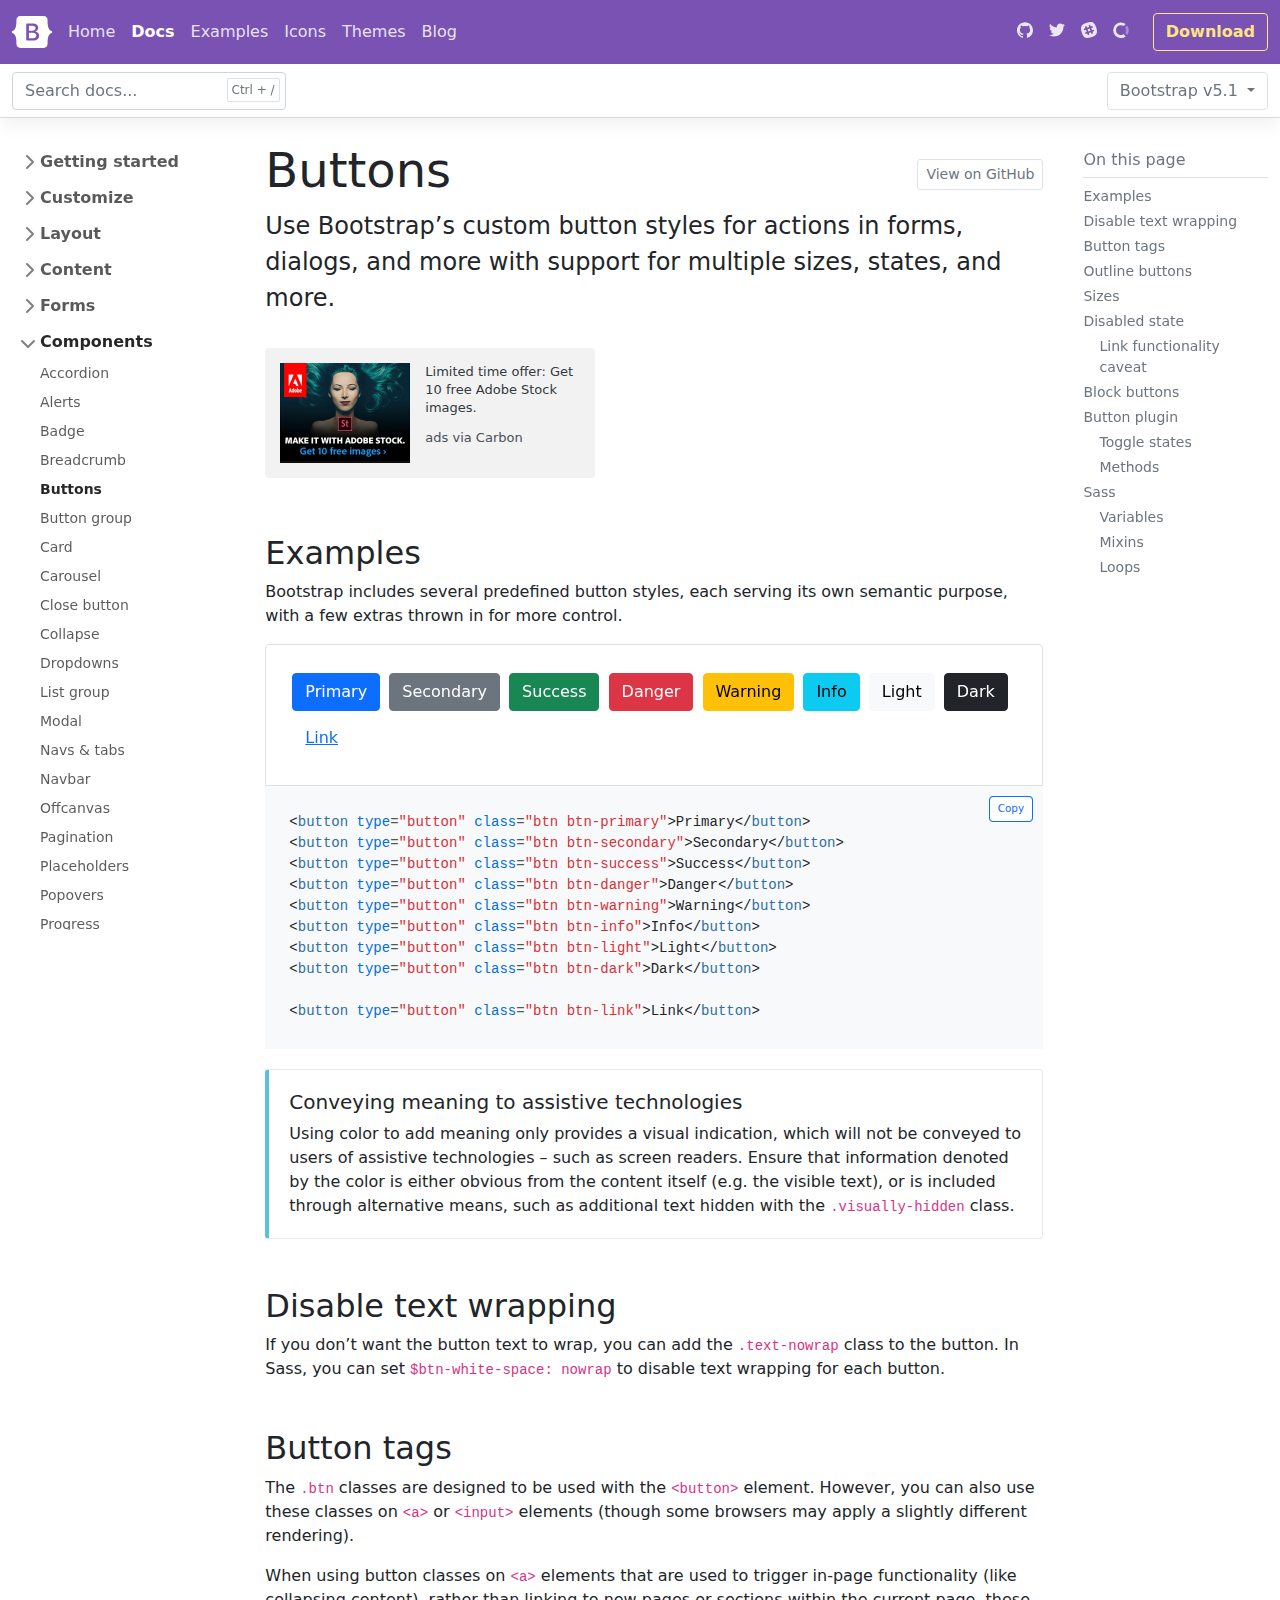
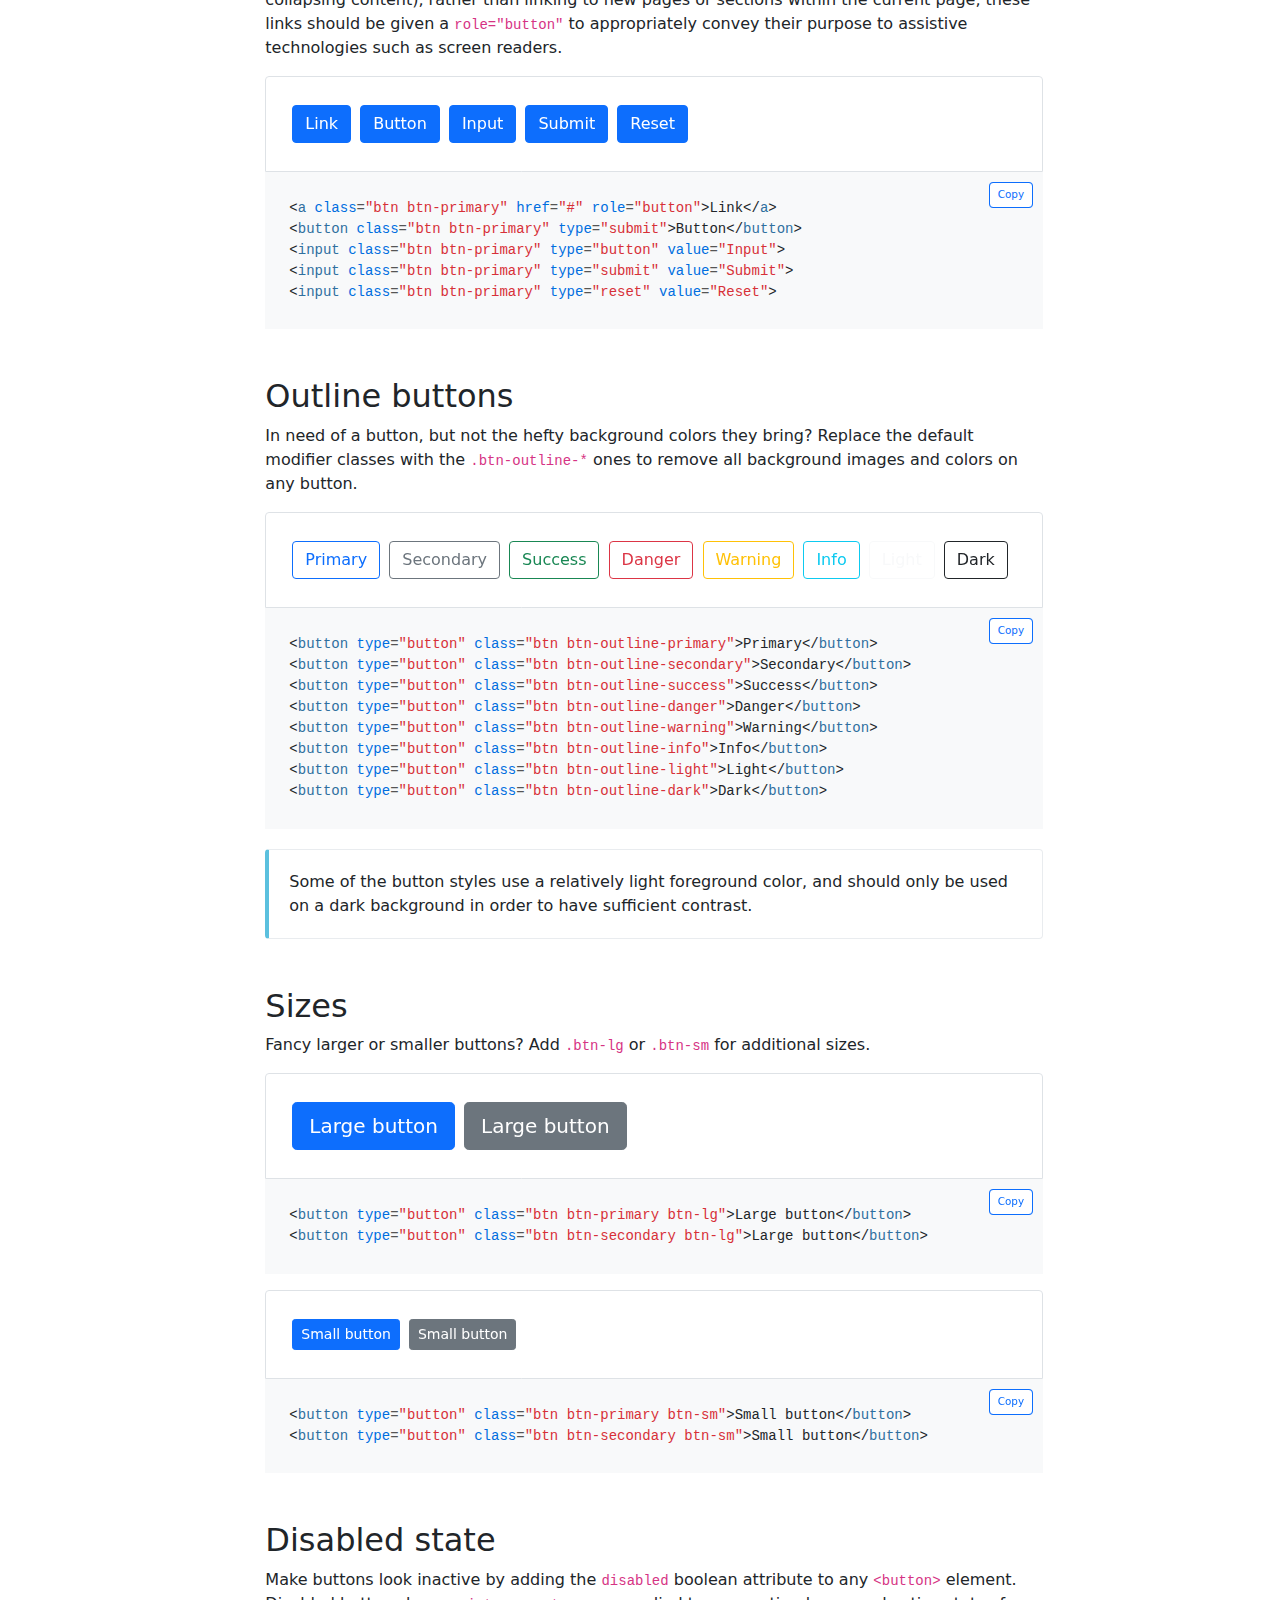
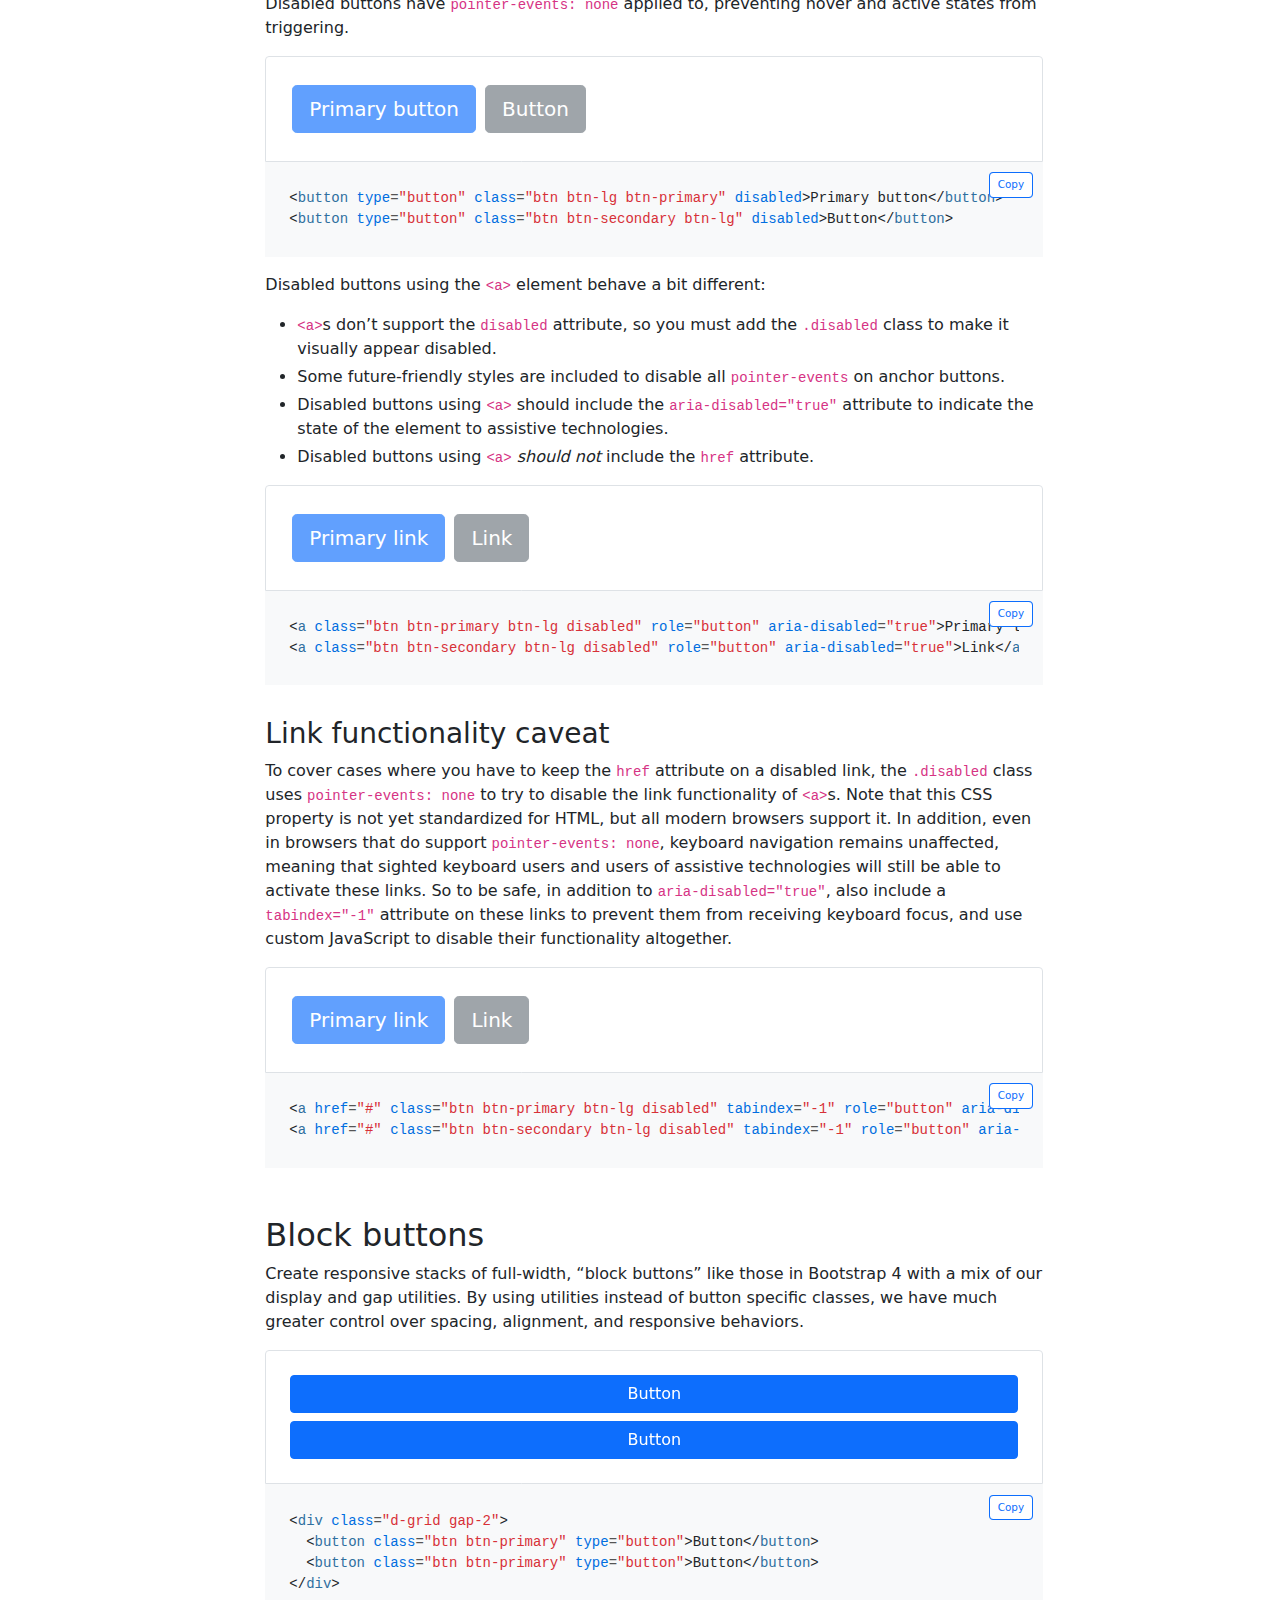
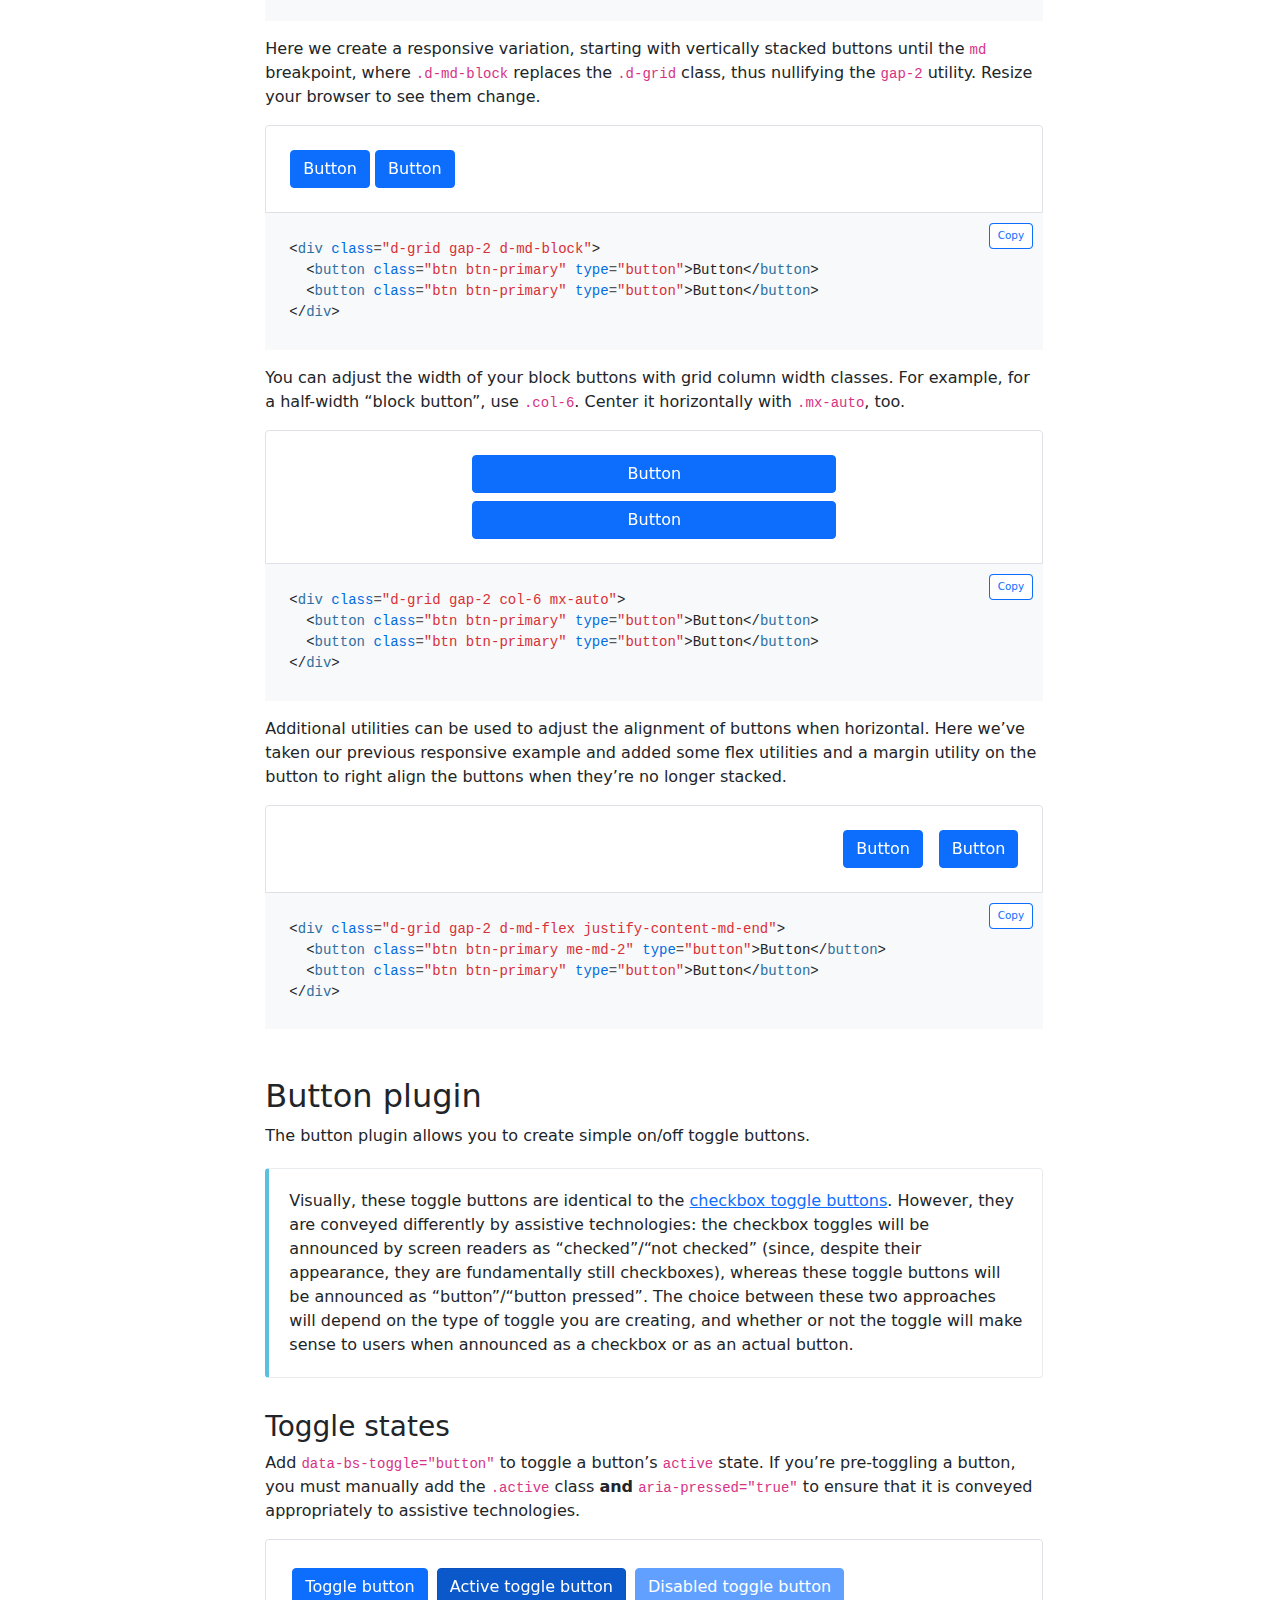
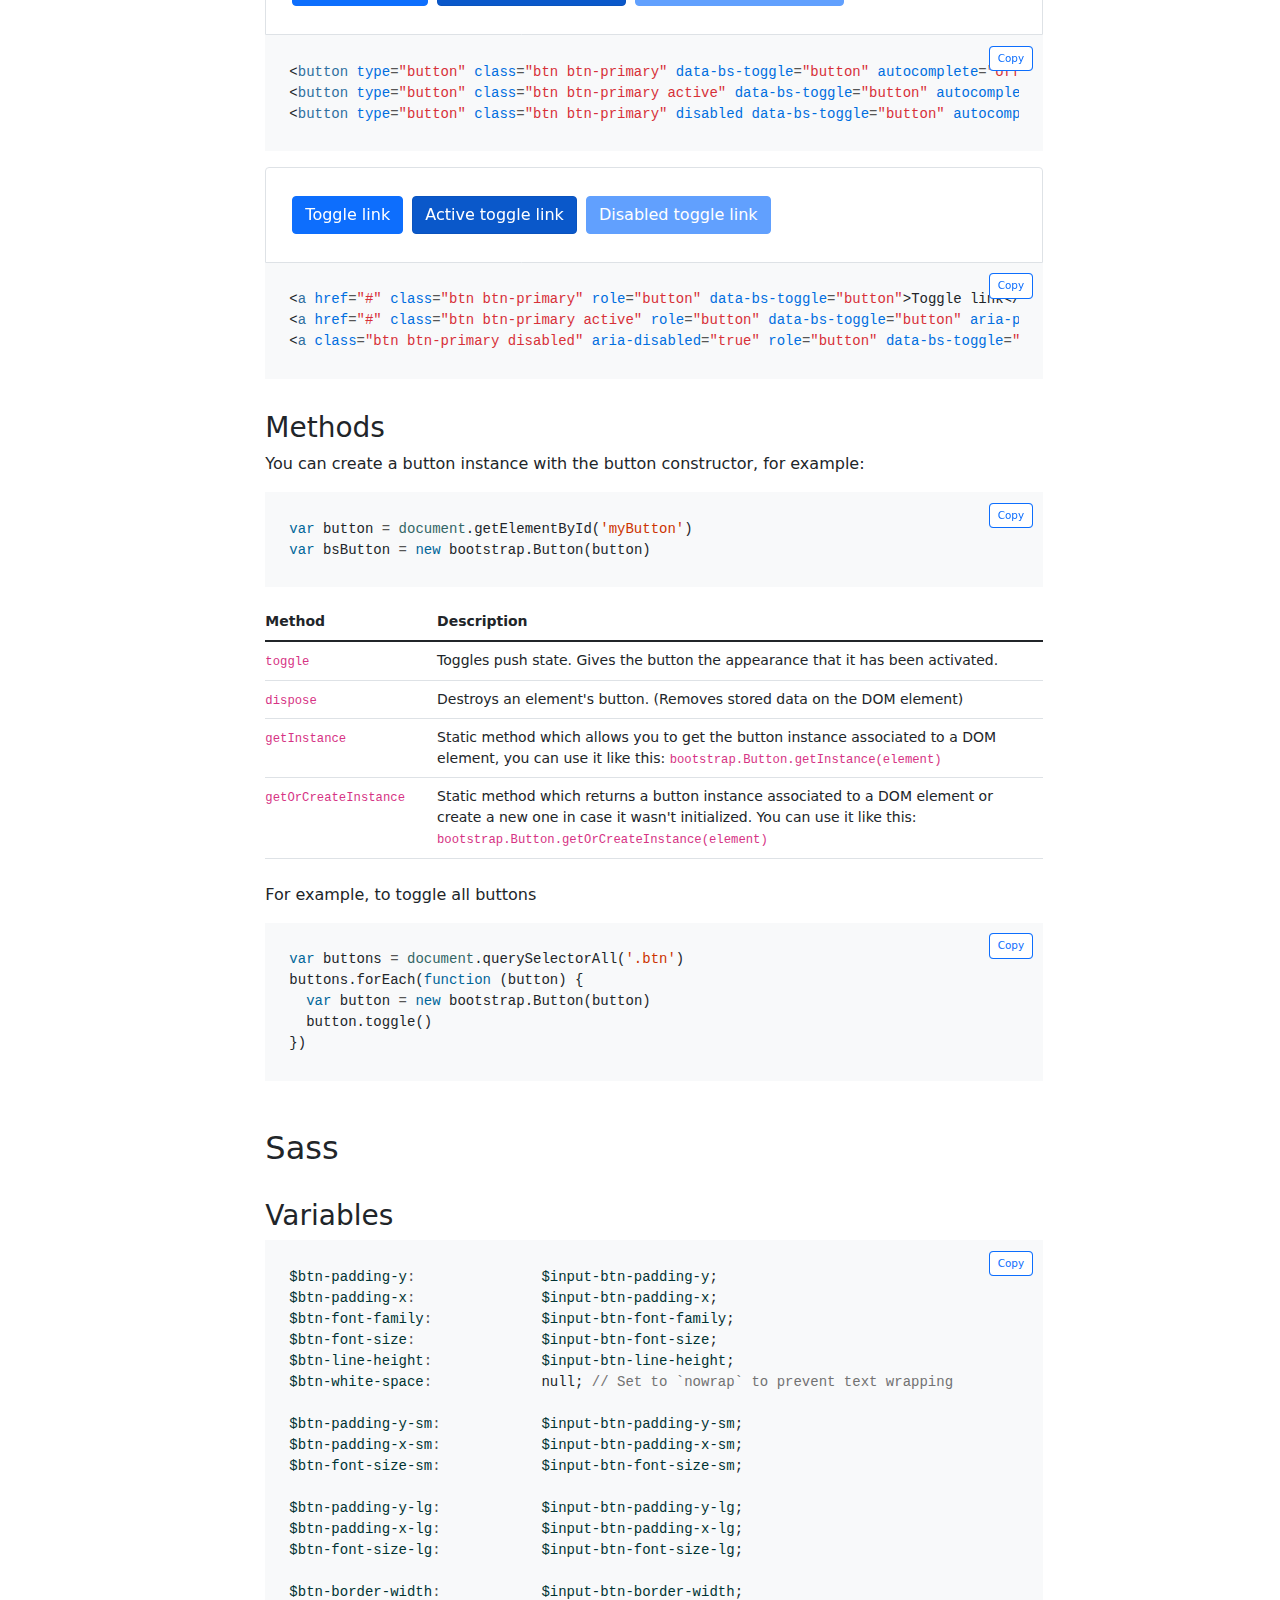
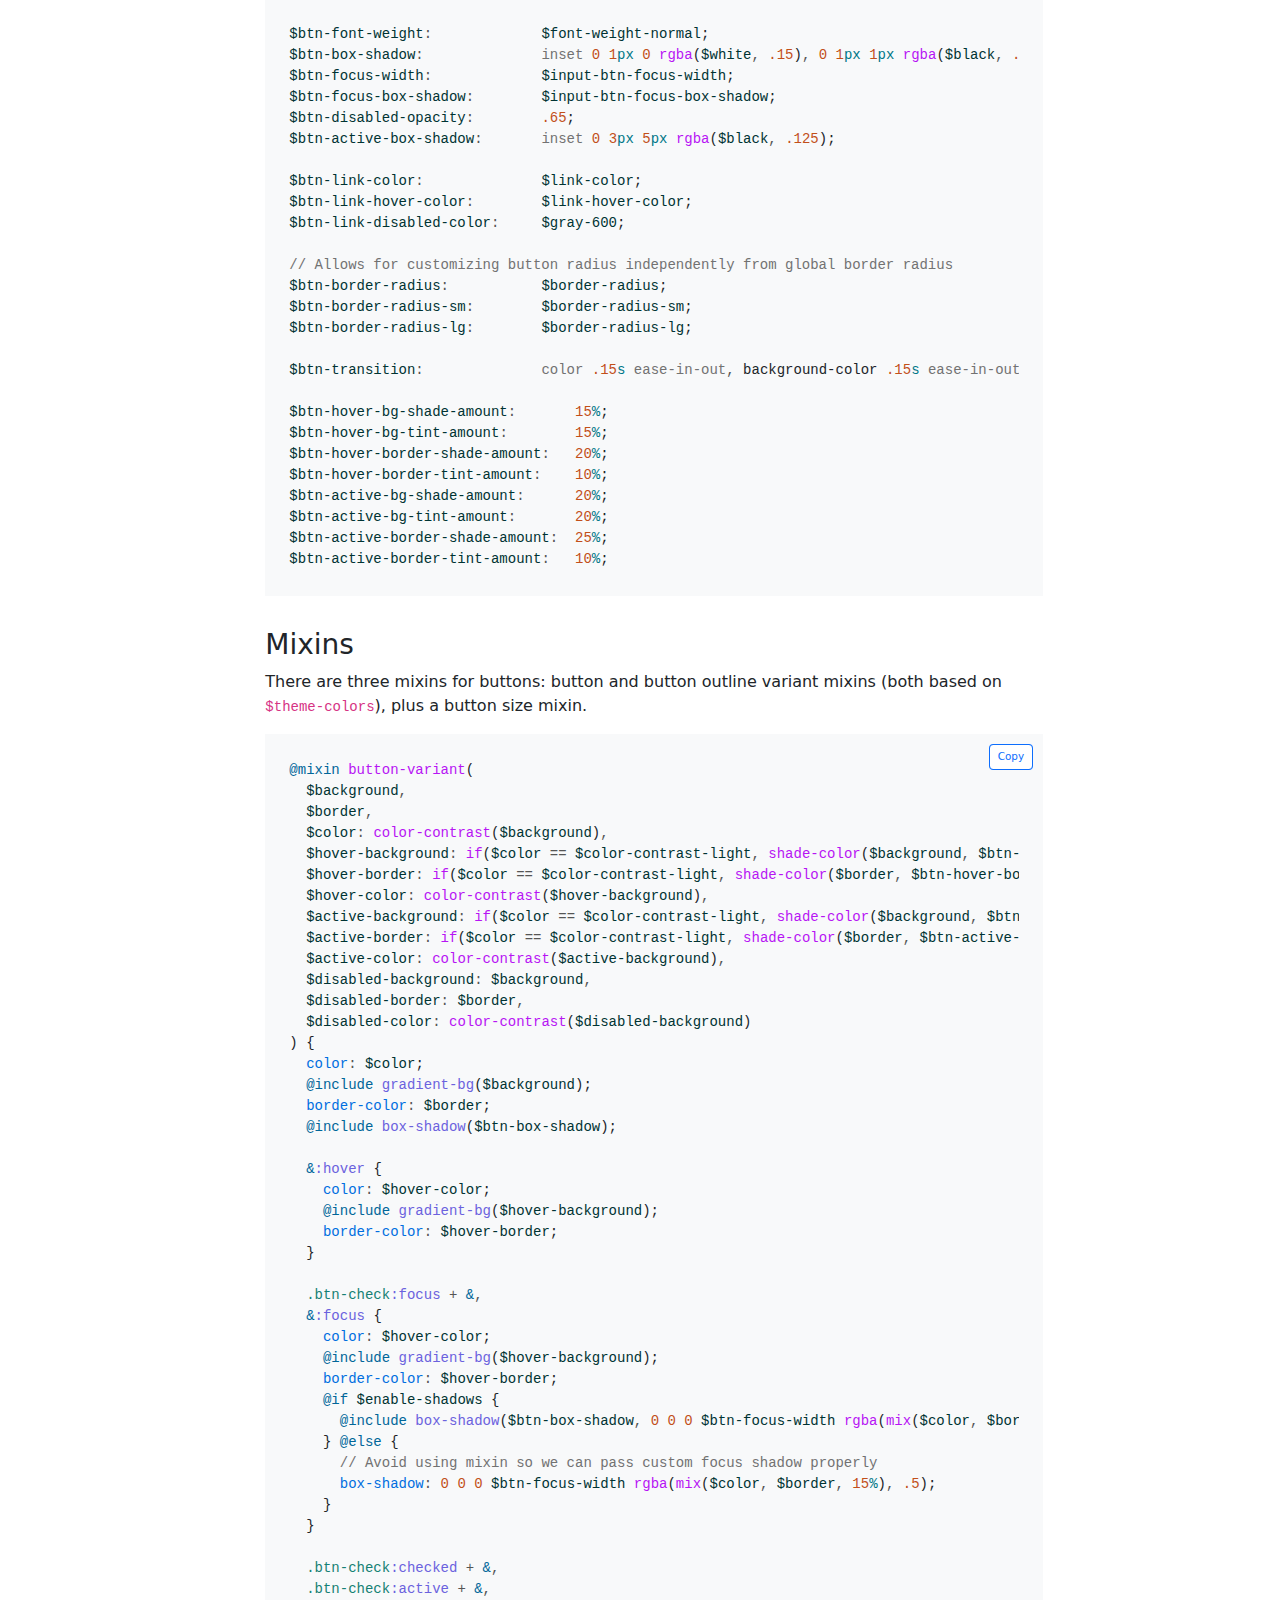
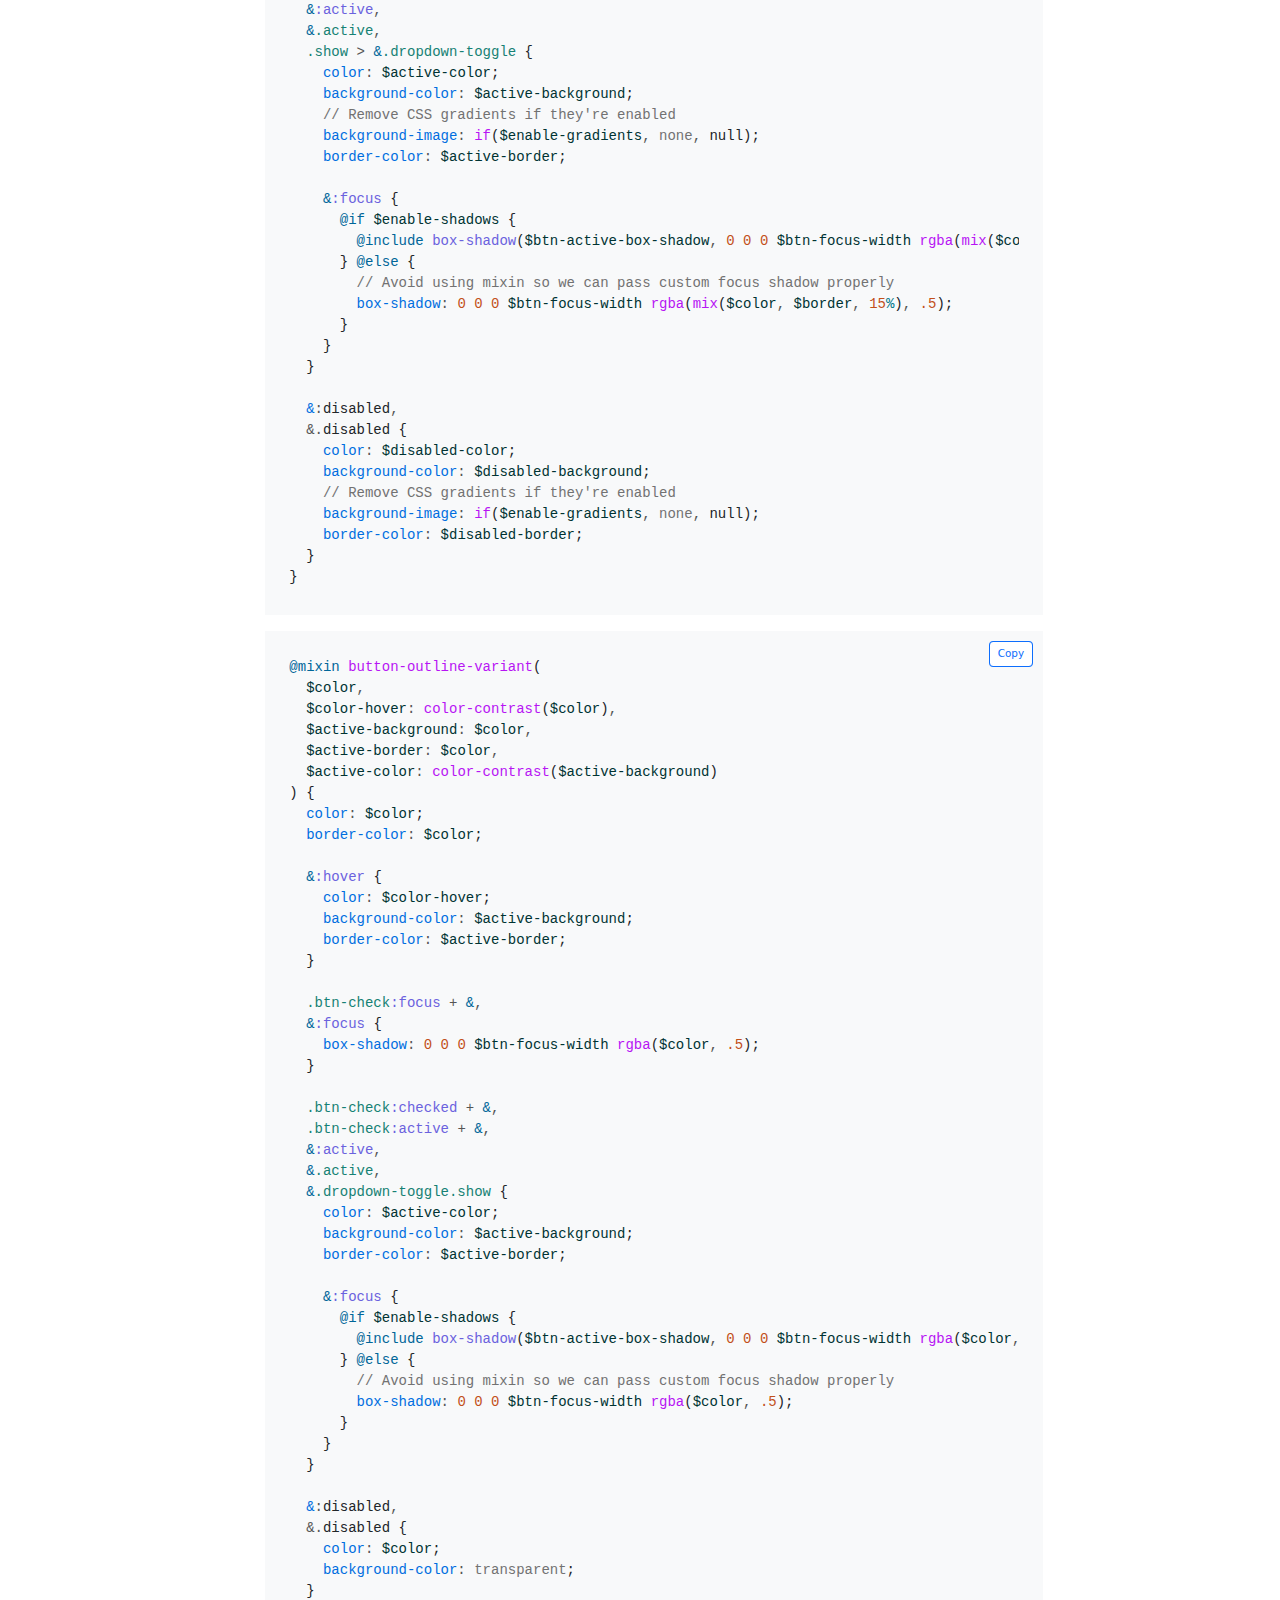
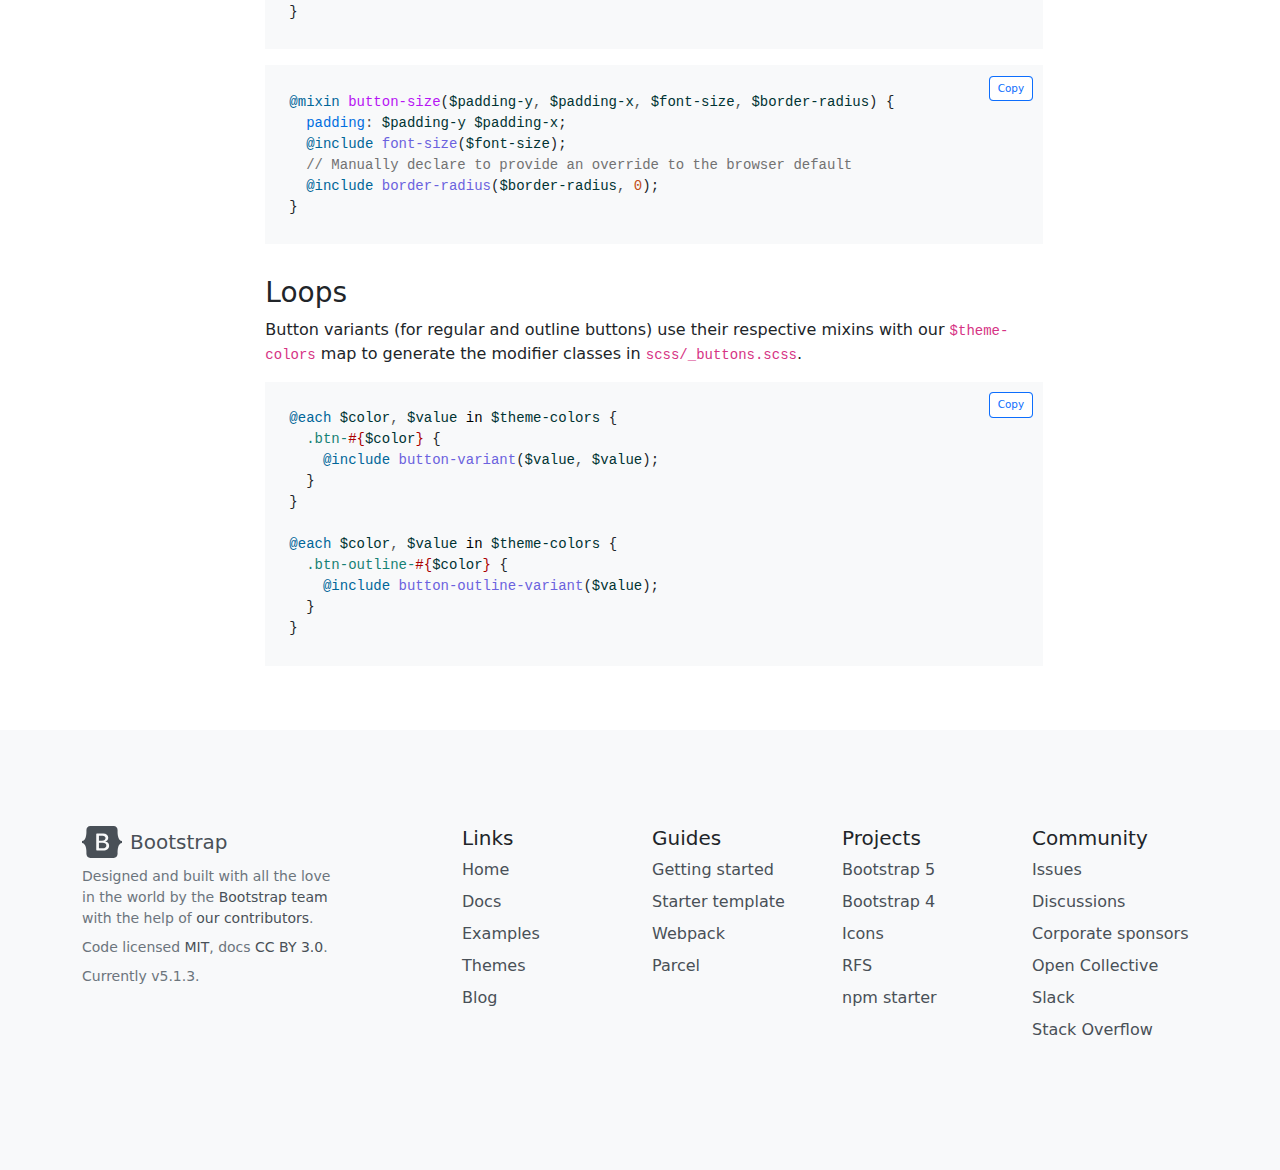
<file: PROJECT-MARRIGE/IMAGES/Buttons · Bootstrap v5.1.html>
<!DOCTYPE html>
<!-- saved from url=(0053)https://getbootstrap.com/docs/5.1/components/buttons/ -->
<html lang="en"><head><meta http-equiv="Content-Type" content="text/html; charset=UTF-8">
    
<meta name="viewport" content="width=device-width, initial-scale=1">
<meta name="description" content="Use Bootstrap’s custom button styles for actions in forms, dialogs, and more with support for multiple sizes, states, and more.">
<meta name="author" content="Mark Otto, Jacob Thornton, and Bootstrap contributors">
<meta name="generator" content="Hugo 0.88.1">

<meta name="docsearch:language" content="en">
<meta name="docsearch:version" content="5.1">

<title>Buttons · Bootstrap v5.1</title>

<link rel="canonical" href="https://getbootstrap.com/docs/5.1/components/buttons/">



<!-- Bootstrap core CSS -->
<style class="anchorjs"></style><link href="./Buttons · Bootstrap v5.1_files/bootstrap.min.css" rel="stylesheet" integrity="sha384-1BmE4kWBq78iYhFldvKuhfTAU6auU8tT94WrHftjDbrCEXSU1oBoqyl2QvZ6jIW3" crossorigin="anonymous">

<link href="./Buttons · Bootstrap v5.1_files/docs.css" rel="stylesheet">

<!-- Favicons -->
<link rel="apple-touch-icon" href="https://getbootstrap.com/docs/5.1/assets/img/favicons/apple-touch-icon.png" sizes="180x180">
<link rel="icon" href="https://getbootstrap.com/docs/5.1/assets/img/favicons/favicon-32x32.png" sizes="32x32" type="image/png">
<link rel="icon" href="https://getbootstrap.com/docs/5.1/assets/img/favicons/favicon-16x16.png" sizes="16x16" type="image/png">
<link rel="manifest" href="https://getbootstrap.com/docs/5.1/assets/img/favicons/manifest.json">
<link rel="mask-icon" href="https://getbootstrap.com/docs/5.1/assets/img/favicons/safari-pinned-tab.svg" color="#7952b3">
<link rel="icon" href="https://getbootstrap.com/docs/5.1/assets/img/favicons/favicon.ico">
<meta name="theme-color" content="#7952b3">

<!-- Twitter -->
<meta name="twitter:card" content="summary">
<meta name="twitter:site" content="@getbootstrap">
<meta name="twitter:creator" content="@getbootstrap">
<meta name="twitter:title" content="Buttons">
<meta name="twitter:description" content="Use Bootstrap’s custom button styles for actions in forms, dialogs, and more with support for multiple sizes, states, and more.">
<meta name="twitter:image" content="https://getbootstrap.com/docs/5.1/assets/brand/bootstrap-social.png">

<!-- Facebook -->
<meta property="og:url" content="https://getbootstrap.com/docs/5.1/components/buttons/">
<meta property="og:title" content="Buttons">
<meta property="og:description" content="Use Bootstrap’s custom button styles for actions in forms, dialogs, and more with support for multiple sizes, states, and more.">
<meta property="og:type" content="article">
<meta property="og:image" content="https://getbootstrap.com/docs/5.1/assets/brand/bootstrap-social.png">
<meta property="og:image:type" content="image/png">
<meta property="og:image:width" content="1000">
<meta property="og:image:height" content="500">

<script>
  window.ga=window.ga||function(){(ga.q=ga.q||[]).push(arguments)};ga.l=+new Date;
  ga('create', 'UA-146052-10', 'getbootstrap.com');
  ga('set', 'anonymizeIp', true);
  ga('send', 'pageview');
</script>
<script async="" src="./Buttons · Bootstrap v5.1_files/analytics.js.download"></script>


  <script id="_carbonads_projs" type="text/javascript" src="./Buttons · Bootstrap v5.1_files/CKYIKKJL.json"></script></head>
  <body cz-shortcut-listen="true">
    <div class="skippy visually-hidden-focusable overflow-hidden">
  <div class="container-xl">
    <a class="d-inline-flex p-2 m-1" href="https://getbootstrap.com/docs/5.1/components/buttons/#content">Skip to main content</a>
    <a class="d-none d-md-inline-flex p-2 m-1" href="https://getbootstrap.com/docs/5.1/components/buttons/#bd-docs-nav">Skip to docs navigation</a>
  </div>
</div>


    <header class="navbar navbar-expand-md navbar-dark bd-navbar">
  <nav class="container-xxl flex-wrap flex-md-nowrap" aria-label="Main navigation">
    <a class="navbar-brand p-0 me-2" href="https://getbootstrap.com/" aria-label="Bootstrap">
      <svg xmlns="http://www.w3.org/2000/svg" width="40" height="32" class="d-block my-1" viewBox="0 0 118 94" role="img"><title>Bootstrap</title><path fill-rule="evenodd" clip-rule="evenodd" d="M24.509 0c-6.733 0-11.715 5.893-11.492 12.284.214 6.14-.064 14.092-2.066 20.577C8.943 39.365 5.547 43.485 0 44.014v5.972c5.547.529 8.943 4.649 10.951 11.153 2.002 6.485 2.28 14.437 2.066 20.577C12.794 88.106 17.776 94 24.51 94H93.5c6.733 0 11.714-5.893 11.491-12.284-.214-6.14.064-14.092 2.066-20.577 2.009-6.504 5.396-10.624 10.943-11.153v-5.972c-5.547-.529-8.934-4.649-10.943-11.153-2.002-6.484-2.28-14.437-2.066-20.577C105.214 5.894 100.233 0 93.5 0H24.508zM80 57.863C80 66.663 73.436 72 62.543 72H44a2 2 0 01-2-2V24a2 2 0 012-2h18.437c9.083 0 15.044 4.92 15.044 12.474 0 5.302-4.01 10.049-9.119 10.88v.277C75.317 46.394 80 51.21 80 57.863zM60.521 28.34H49.948v14.934h8.905c6.884 0 10.68-2.772 10.68-7.727 0-4.643-3.264-7.207-9.012-7.207zM49.948 49.2v16.458H60.91c7.167 0 10.964-2.876 10.964-8.281 0-5.406-3.903-8.178-11.425-8.178H49.948z" fill="currentColor"></path></svg>
    </a>

    <button class="navbar-toggler" type="button" data-bs-toggle="collapse" data-bs-target="#bdNavbar" aria-controls="bdNavbar" aria-expanded="false" aria-label="Toggle navigation">
      <svg xmlns="http://www.w3.org/2000/svg" width="32" height="32" class="bi" fill="currentColor" viewBox="0 0 16 16">
  <path fill-rule="evenodd" d="M2.5 11.5A.5.5 0 0 1 3 11h10a.5.5 0 0 1 0 1H3a.5.5 0 0 1-.5-.5zm0-4A.5.5 0 0 1 3 7h10a.5.5 0 0 1 0 1H3a.5.5 0 0 1-.5-.5zm0-4A.5.5 0 0 1 3 3h10a.5.5 0 0 1 0 1H3a.5.5 0 0 1-.5-.5z"></path>
</svg>

    </button>

    <div class="collapse navbar-collapse" id="bdNavbar">
      <ul class="navbar-nav flex-row flex-wrap bd-navbar-nav pt-2 py-md-0">
        <li class="nav-item col-6 col-md-auto">
          <a class="nav-link p-2" href="https://getbootstrap.com/" onclick="ga(&#39;send&#39;, &#39;event&#39;, &#39;Navbar&#39;, &#39;Community links&#39;, &#39;Bootstrap&#39;);">Home</a>
        </li>
        <li class="nav-item col-6 col-md-auto">
          <a class="nav-link p-2 active" aria-current="true" href="https://getbootstrap.com/docs/5.1/getting-started/introduction/" onclick="ga(&#39;send&#39;, &#39;event&#39;, &#39;Navbar&#39;, &#39;Community links&#39;, &#39;Docs&#39;);">Docs</a>
        </li>
        <li class="nav-item col-6 col-md-auto">
          <a class="nav-link p-2" href="https://getbootstrap.com/docs/5.1/examples/" onclick="ga(&#39;send&#39;, &#39;event&#39;, &#39;Navbar&#39;, &#39;Community links&#39;, &#39;Examples&#39;);">Examples</a>
        </li>
        <li class="nav-item col-6 col-md-auto">
          <a class="nav-link p-2" href="https://icons.getbootstrap.com/" onclick="ga(&#39;send&#39;, &#39;event&#39;, &#39;Navbar&#39;, &#39;Community links&#39;, &#39;Icons&#39;);" target="_blank" rel="noopener">Icons</a>
        </li>
        <li class="nav-item col-6 col-md-auto">
          <a class="nav-link p-2" href="https://themes.getbootstrap.com/" onclick="ga(&#39;send&#39;, &#39;event&#39;, &#39;Navbar&#39;, &#39;Community links&#39;, &#39;Themes&#39;);" target="_blank" rel="noopener">Themes</a>
        </li>
        <li class="nav-item col-6 col-md-auto">
          <a class="nav-link p-2" href="https://blog.getbootstrap.com/" onclick="ga(&#39;send&#39;, &#39;event&#39;, &#39;Navbar&#39;, &#39;Community links&#39;, &#39;Blog&#39;);" target="_blank" rel="noopener">Blog</a>
        </li>
      </ul>

      <hr class="d-md-none text-white-50">

      <ul class="navbar-nav flex-row flex-wrap ms-md-auto">
        <li class="nav-item col-6 col-md-auto">
          <a class="nav-link p-2" href="https://github.com/twbs" target="_blank" rel="noopener">
            <svg xmlns="http://www.w3.org/2000/svg" width="36" height="36" class="navbar-nav-svg d-inline-block align-text-top" viewBox="0 0 512 499.36" role="img"><title>GitHub</title><path fill="currentColor" fill-rule="evenodd" d="M256 0C114.64 0 0 114.61 0 256c0 113.09 73.34 209 175.08 242.9 12.8 2.35 17.47-5.56 17.47-12.34 0-6.08-.22-22.18-.35-43.54-71.2 15.49-86.2-34.34-86.2-34.34-11.64-29.57-28.42-37.45-28.42-37.45-23.27-15.84 1.73-15.55 1.73-15.55 25.69 1.81 39.21 26.38 39.21 26.38 22.84 39.12 59.92 27.82 74.5 21.27 2.33-16.54 8.94-27.82 16.25-34.22-56.84-6.43-116.6-28.43-116.6-126.49 0-27.95 10-50.8 26.35-68.69-2.63-6.48-11.42-32.5 2.51-67.75 0 0 21.49-6.88 70.4 26.24a242.65 242.65 0 0 1 128.18 0c48.87-33.13 70.33-26.24 70.33-26.24 14 35.25 5.18 61.27 2.55 67.75 16.41 17.9 26.31 40.75 26.31 68.69 0 98.35-59.85 120-116.88 126.32 9.19 7.9 17.38 23.53 17.38 47.41 0 34.22-.31 61.83-.31 70.23 0 6.85 4.61 14.81 17.6 12.31C438.72 464.97 512 369.08 512 256.02 512 114.62 397.37 0 256 0z"></path></svg>
            <small class="d-md-none ms-2">GitHub</small>
          </a>
        </li>
        <li class="nav-item col-6 col-md-auto">
          <a class="nav-link p-2" href="https://twitter.com/getbootstrap" target="_blank" rel="noopener">
            <svg xmlns="http://www.w3.org/2000/svg" width="36" height="36" class="navbar-nav-svg d-inline-block align-text-top" viewBox="0 0 512 416.32" role="img"><title>Twitter</title><path fill="currentColor" d="M160.83 416.32c193.2 0 298.92-160.22 298.92-298.92 0-4.51 0-9-.2-13.52A214 214 0 0 0 512 49.38a212.93 212.93 0 0 1-60.44 16.6 105.7 105.7 0 0 0 46.3-58.19 209 209 0 0 1-66.79 25.37 105.09 105.09 0 0 0-181.73 71.91 116.12 116.12 0 0 0 2.66 24c-87.28-4.3-164.73-46.3-216.56-109.82A105.48 105.48 0 0 0 68 159.6a106.27 106.27 0 0 1-47.53-13.11v1.43a105.28 105.28 0 0 0 84.21 103.06 105.67 105.67 0 0 1-47.33 1.84 105.06 105.06 0 0 0 98.14 72.94A210.72 210.72 0 0 1 25 370.84a202.17 202.17 0 0 1-25-1.43 298.85 298.85 0 0 0 160.83 46.92"></path></svg>
            <small class="d-md-none ms-2">Twitter</small>
          </a>
        </li>
        <li class="nav-item col-6 col-md-auto">
          <a class="nav-link p-2" href="https://bootstrap-slack.herokuapp.com/" target="_blank" rel="noopener">
            <svg xmlns="http://www.w3.org/2000/svg" width="36" height="36" class="navbar-nav-svg d-inline-block align-text-top" viewBox="0 0 512 512" role="img"><title>Slack</title><path fill="currentColor" d="M210.787 234.832l68.31-22.883 22.1 65.977-68.309 22.882z"></path><path fill="currentColor" d="M490.54 185.6C437.7 9.59 361.6-31.34 185.6 21.46S-31.3 150.4 21.46 326.4 150.4 543.3 326.4 490.54 543.34 361.6 490.54 185.6zM401.7 299.8l-33.15 11.05 11.46 34.38c4.5 13.92-2.87 29.06-16.78 33.56-2.87.82-6.14 1.64-9 1.23a27.32 27.32 0 0 1-24.56-18l-11.46-34.38-68.36 22.92 11.46 34.38c4.5 13.92-2.87 29.06-16.78 33.56-2.87.82-6.14 1.64-9 1.23a27.32 27.32 0 0 1-24.56-18l-11.46-34.43-33.15 11.05c-2.87.82-6.14 1.64-9 1.23a27.32 27.32 0 0 1-24.56-18c-4.5-13.92 2.87-29.06 16.78-33.56l33.12-11.03-22.1-65.9-33.15 11.05c-2.87.82-6.14 1.64-9 1.23a27.32 27.32 0 0 1-24.56-18c-4.48-13.93 2.89-29.07 16.81-33.58l33.15-11.05-11.46-34.38c-4.5-13.92 2.87-29.06 16.78-33.56s29.06 2.87 33.56 16.78l11.46 34.38 68.36-22.92-11.46-34.38c-4.5-13.92 2.87-29.06 16.78-33.56s29.06 2.87 33.56 16.78l11.47 34.42 33.15-11.05c13.92-4.5 29.06 2.87 33.56 16.78s-2.87 29.06-16.78 33.56L329.7 194.6l22.1 65.9 33.15-11.05c13.92-4.5 29.06 2.87 33.56 16.78s-2.88 29.07-16.81 33.57z"></path></svg>
            <small class="d-md-none ms-2">Slack</small>
          </a>
        </li>
        <li class="nav-item col-6 col-md-auto">
          <a class="nav-link p-2" href="https://opencollective.com/bootstrap" target="_blank" rel="noopener">
            <svg xmlns="http://www.w3.org/2000/svg" width="36" height="36" fill="currentColor" fill-rule="evenodd" class="navbar-nav-svg d-inline-block align-text-top" viewBox="0 0 40 41" role="img"><title>Open Collective</title><path fill-opacity=".4" d="M32.8 21c0 2.4-.8 4.9-2 6.9l5.1 5.1c2.5-3.4 4.1-7.6 4.1-12 0-4.6-1.6-8.8-4-12.2L30.7 14c1.2 2 2 4.3 2 7z"></path><path d="M20 33.7a12.8 12.8 0 0 1 0-25.6c2.6 0 5 .7 7 2.1L32 5a20 20 0 1 0 .1 31.9l-5-5.2a13 13 0 0 1-7 2z"></path></svg>
            <small class="d-md-none ms-2">Open Collective</small>
          </a>
        </li>
      </ul>

      <a class="btn btn-bd-download d-lg-inline-block my-2 my-md-0 ms-md-3" href="https://getbootstrap.com/docs/5.1/getting-started/download/">Download</a>
    </div>
  </nav>
</header>


    
  <nav class="bd-subnavbar py-2" aria-label="Secondary navigation">
  <div class="container-xxl d-flex align-items-md-center">
    <form class="bd-search position-relative me-auto">
      <span class="algolia-autocomplete" style="position: relative; display: inline-block; direction: ltr;"><input type="search" class="form-control ds-input" id="search-input" placeholder="Search docs..." aria-label="Search docs for..." autocomplete="off" data-bd-docs-version="5.1" spellcheck="false" role="combobox" aria-autocomplete="list" aria-expanded="false" aria-owns="algolia-autocomplete-listbox-0" dir="auto" style="position: relative; vertical-align: top;"><pre aria-hidden="true" style="position: absolute; visibility: hidden; white-space: pre; font-family: system-ui, -apple-system, &quot;Segoe UI&quot;, Roboto, &quot;Helvetica Neue&quot;, Arial, &quot;Noto Sans&quot;, &quot;Liberation Sans&quot;, sans-serif, &quot;Apple Color Emoji&quot;, &quot;Segoe UI Emoji&quot;, &quot;Segoe UI Symbol&quot;, &quot;Noto Color Emoji&quot;; font-size: 16px; font-style: normal; font-variant: normal; font-weight: 400; word-spacing: 0px; letter-spacing: normal; text-indent: 0px; text-rendering: auto; text-transform: none;"></pre><span class="ds-dropdown-menu" role="listbox" id="algolia-autocomplete-listbox-0" style="position: absolute; top: 100%; z-index: 100; display: none; left: 0px; right: auto;"><div class="ds-dataset-1"></div></span></span>
    </form>

    <div class="dropdown ms-3">
  <button class="btn btn-bd-light dropdown-toggle" id="bd-versions" data-bs-toggle="dropdown" aria-expanded="false" data-bs-display="static">
    <span class="d-none d-lg-inline">Bootstrap</span> v5.1
  </button>
  <ul class="dropdown-menu dropdown-menu-end" aria-labelledby="bd-versions">
    <li><a class="dropdown-item current" aria-current="true" href="https://getbootstrap.com/docs/5.1/">Latest (5.1.x)</a></li>
    <li><hr class="dropdown-divider"></li>
    <li><a class="dropdown-item" href="https://getbootstrap.com/docs/4.6/">v4.6.x</a></li>
    <li><a class="dropdown-item" href="https://getbootstrap.com/docs/3.4/">v3.4.1</a></li>
    <li><a class="dropdown-item" href="https://getbootstrap.com/2.3.2/">v2.3.2</a></li>
    <li><hr class="dropdown-divider"></li>
    <li><a class="dropdown-item" href="https://getbootstrap.com/docs/versions/">All versions</a></li>
  </ul>
</div>


    <button class="btn bd-sidebar-toggle d-md-none py-0 px-1 ms-3 order-3 collapsed" type="button" data-bs-toggle="collapse" data-bs-target="#bd-docs-nav" aria-controls="bd-docs-nav" aria-expanded="false" aria-label="Toggle docs navigation">
      <svg xmlns="http://www.w3.org/2000/svg" width="24" height="24" class="bi bi-expand" fill="currentColor" viewBox="0 0 16 16">
  <title>Expand</title>
  <path fill-rule="evenodd" d="M1 8a.5.5 0 0 1 .5-.5h13a.5.5 0 0 1 0 1h-13A.5.5 0 0 1 1 8zM7.646.146a.5.5 0 0 1 .708 0l2 2a.5.5 0 0 1-.708.708L8.5 1.707V5.5a.5.5 0 0 1-1 0V1.707L6.354 2.854a.5.5 0 1 1-.708-.708l2-2zM8 10a.5.5 0 0 1 .5.5v3.793l1.146-1.147a.5.5 0 0 1 .708.708l-2 2a.5.5 0 0 1-.708 0l-2-2a.5.5 0 0 1 .708-.708L7.5 14.293V10.5A.5.5 0 0 1 8 10z"></path>
</svg>

      <svg xmlns="http://www.w3.org/2000/svg" width="24" height="24" class="bi bi-collapse" fill="currentColor" viewBox="0 0 16 16">
  <title>Collapse</title>
  <path fill-rule="evenodd" d="M1 8a.5.5 0 0 1 .5-.5h13a.5.5 0 0 1 0 1h-13A.5.5 0 0 1 1 8zm7-8a.5.5 0 0 1 .5.5v3.793l1.146-1.147a.5.5 0 0 1 .708.708l-2 2a.5.5 0 0 1-.708 0l-2-2a.5.5 0 1 1 .708-.708L7.5 4.293V.5A.5.5 0 0 1 8 0zm-.5 11.707l-1.146 1.147a.5.5 0 0 1-.708-.708l2-2a.5.5 0 0 1 .708 0l2 2a.5.5 0 0 1-.708.708L8.5 11.707V15.5a.5.5 0 0 1-1 0v-3.793z"></path>
</svg>

    </button>
  </div>
</nav>


  <div class="container-xxl my-md-4 bd-layout">
    <aside class="bd-sidebar">
      <nav class="collapse bd-links" id="bd-docs-nav" aria-label="Docs navigation"><ul class="list-unstyled mb-0 py-3 pt-md-1">
      <li class="mb-1">
        <button class="btn d-inline-flex align-items-center rounded collapsed" data-bs-toggle="collapse" data-bs-target="#getting-started-collapse" aria-expanded="false">
          Getting started
        </button>

        <div class="collapse" id="getting-started-collapse">
          <ul class="list-unstyled fw-normal pb-1 small">
              <li><a href="https://getbootstrap.com/docs/5.1/getting-started/introduction/" class="d-inline-flex align-items-center rounded">Introduction</a></li>
              <li><a href="https://getbootstrap.com/docs/5.1/getting-started/download/" class="d-inline-flex align-items-center rounded">Download</a></li>
              <li><a href="https://getbootstrap.com/docs/5.1/getting-started/contents/" class="d-inline-flex align-items-center rounded">Contents</a></li>
              <li><a href="https://getbootstrap.com/docs/5.1/getting-started/browsers-devices/" class="d-inline-flex align-items-center rounded">Browsers &amp; devices</a></li>
              <li><a href="https://getbootstrap.com/docs/5.1/getting-started/javascript/" class="d-inline-flex align-items-center rounded">JavaScript</a></li>
              <li><a href="https://getbootstrap.com/docs/5.1/getting-started/webpack/" class="d-inline-flex align-items-center rounded">Webpack</a></li>
              <li><a href="https://getbootstrap.com/docs/5.1/getting-started/parcel/" class="d-inline-flex align-items-center rounded">Parcel</a></li>
              <li><a href="https://getbootstrap.com/docs/5.1/getting-started/accessibility/" class="d-inline-flex align-items-center rounded">Accessibility</a></li>
              <li><a href="https://getbootstrap.com/docs/5.1/getting-started/rfs/" class="d-inline-flex align-items-center rounded">RFS</a></li>
              <li><a href="https://getbootstrap.com/docs/5.1/getting-started/rtl/" class="d-inline-flex align-items-center rounded">RTL</a></li>
              <li><a href="https://getbootstrap.com/docs/5.1/getting-started/contribute/" class="d-inline-flex align-items-center rounded">Contribute</a></li>
          </ul>
        </div>
      </li>
      <li class="mb-1">
        <button class="btn d-inline-flex align-items-center rounded collapsed" data-bs-toggle="collapse" data-bs-target="#customize-collapse" aria-expanded="false">
          Customize
        </button>

        <div class="collapse" id="customize-collapse">
          <ul class="list-unstyled fw-normal pb-1 small">
              <li><a href="https://getbootstrap.com/docs/5.1/customize/overview/" class="d-inline-flex align-items-center rounded">Overview</a></li>
              <li><a href="https://getbootstrap.com/docs/5.1/customize/sass/" class="d-inline-flex align-items-center rounded">Sass</a></li>
              <li><a href="https://getbootstrap.com/docs/5.1/customize/options/" class="d-inline-flex align-items-center rounded">Options</a></li>
              <li><a href="https://getbootstrap.com/docs/5.1/customize/color/" class="d-inline-flex align-items-center rounded">Color</a></li>
              <li><a href="https://getbootstrap.com/docs/5.1/customize/components/" class="d-inline-flex align-items-center rounded">Components</a></li>
              <li><a href="https://getbootstrap.com/docs/5.1/customize/css-variables/" class="d-inline-flex align-items-center rounded">CSS variables</a></li>
              <li><a href="https://getbootstrap.com/docs/5.1/customize/optimize/" class="d-inline-flex align-items-center rounded">Optimize</a></li>
          </ul>
        </div>
      </li>
      <li class="mb-1">
        <button class="btn d-inline-flex align-items-center rounded collapsed" data-bs-toggle="collapse" data-bs-target="#layout-collapse" aria-expanded="false">
          Layout
        </button>

        <div class="collapse" id="layout-collapse">
          <ul class="list-unstyled fw-normal pb-1 small">
              <li><a href="https://getbootstrap.com/docs/5.1/layout/breakpoints/" class="d-inline-flex align-items-center rounded">Breakpoints</a></li>
              <li><a href="https://getbootstrap.com/docs/5.1/layout/containers/" class="d-inline-flex align-items-center rounded">Containers</a></li>
              <li><a href="https://getbootstrap.com/docs/5.1/layout/grid/" class="d-inline-flex align-items-center rounded">Grid</a></li>
              <li><a href="https://getbootstrap.com/docs/5.1/layout/columns/" class="d-inline-flex align-items-center rounded">Columns</a></li>
              <li><a href="https://getbootstrap.com/docs/5.1/layout/gutters/" class="d-inline-flex align-items-center rounded">Gutters</a></li>
              <li><a href="https://getbootstrap.com/docs/5.1/layout/utilities/" class="d-inline-flex align-items-center rounded">Utilities</a></li>
              <li><a href="https://getbootstrap.com/docs/5.1/layout/z-index/" class="d-inline-flex align-items-center rounded">Z-index</a></li>
              <li><a href="https://getbootstrap.com/docs/5.1/layout/css-grid/" class="d-inline-flex align-items-center rounded">CSS Grid</a></li>
          </ul>
        </div>
      </li>
      <li class="mb-1">
        <button class="btn d-inline-flex align-items-center rounded collapsed" data-bs-toggle="collapse" data-bs-target="#content-collapse" aria-expanded="false">
          Content
        </button>

        <div class="collapse" id="content-collapse">
          <ul class="list-unstyled fw-normal pb-1 small">
              <li><a href="https://getbootstrap.com/docs/5.1/content/reboot/" class="d-inline-flex align-items-center rounded">Reboot</a></li>
              <li><a href="https://getbootstrap.com/docs/5.1/content/typography/" class="d-inline-flex align-items-center rounded">Typography</a></li>
              <li><a href="https://getbootstrap.com/docs/5.1/content/images/" class="d-inline-flex align-items-center rounded">Images</a></li>
              <li><a href="https://getbootstrap.com/docs/5.1/content/tables/" class="d-inline-flex align-items-center rounded">Tables</a></li>
              <li><a href="https://getbootstrap.com/docs/5.1/content/figures/" class="d-inline-flex align-items-center rounded">Figures</a></li>
          </ul>
        </div>
      </li>
      <li class="mb-1">
        <button class="btn d-inline-flex align-items-center rounded collapsed" data-bs-toggle="collapse" data-bs-target="#forms-collapse" aria-expanded="false">
          Forms
        </button>

        <div class="collapse" id="forms-collapse">
          <ul class="list-unstyled fw-normal pb-1 small">
              <li><a href="https://getbootstrap.com/docs/5.1/forms/overview/" class="d-inline-flex align-items-center rounded">Overview</a></li>
              <li><a href="https://getbootstrap.com/docs/5.1/forms/form-control/" class="d-inline-flex align-items-center rounded">Form control</a></li>
              <li><a href="https://getbootstrap.com/docs/5.1/forms/select/" class="d-inline-flex align-items-center rounded">Select</a></li>
              <li><a href="https://getbootstrap.com/docs/5.1/forms/checks-radios/" class="d-inline-flex align-items-center rounded">Checks &amp; radios</a></li>
              <li><a href="https://getbootstrap.com/docs/5.1/forms/range/" class="d-inline-flex align-items-center rounded">Range</a></li>
              <li><a href="https://getbootstrap.com/docs/5.1/forms/input-group/" class="d-inline-flex align-items-center rounded">Input group</a></li>
              <li><a href="https://getbootstrap.com/docs/5.1/forms/floating-labels/" class="d-inline-flex align-items-center rounded">Floating labels</a></li>
              <li><a href="https://getbootstrap.com/docs/5.1/forms/layout/" class="d-inline-flex align-items-center rounded">Layout</a></li>
              <li><a href="https://getbootstrap.com/docs/5.1/forms/validation/" class="d-inline-flex align-items-center rounded">Validation</a></li>
          </ul>
        </div>
      </li>
      <li class="mb-1">
        <button class="btn d-inline-flex align-items-center rounded" data-bs-toggle="collapse" data-bs-target="#components-collapse" aria-expanded="true" aria-current="true">
          Components
        </button>

        <div class="collapse show" id="components-collapse">
          <ul class="list-unstyled fw-normal pb-1 small">
              <li><a href="https://getbootstrap.com/docs/5.1/components/accordion/" class="d-inline-flex align-items-center rounded">Accordion</a></li>
              <li><a href="https://getbootstrap.com/docs/5.1/components/alerts/" class="d-inline-flex align-items-center rounded">Alerts</a></li>
              <li><a href="https://getbootstrap.com/docs/5.1/components/badge/" class="d-inline-flex align-items-center rounded">Badge</a></li>
              <li><a href="https://getbootstrap.com/docs/5.1/components/breadcrumb/" class="d-inline-flex align-items-center rounded">Breadcrumb</a></li>
              <li><a href="https://getbootstrap.com/docs/5.1/components/buttons/" class="d-inline-flex align-items-center rounded active" aria-current="page">Buttons</a></li>
              <li><a href="https://getbootstrap.com/docs/5.1/components/button-group/" class="d-inline-flex align-items-center rounded">Button group</a></li>
              <li><a href="https://getbootstrap.com/docs/5.1/components/card/" class="d-inline-flex align-items-center rounded">Card</a></li>
              <li><a href="https://getbootstrap.com/docs/5.1/components/carousel/" class="d-inline-flex align-items-center rounded">Carousel</a></li>
              <li><a href="https://getbootstrap.com/docs/5.1/components/close-button/" class="d-inline-flex align-items-center rounded">Close button</a></li>
              <li><a href="https://getbootstrap.com/docs/5.1/components/collapse/" class="d-inline-flex align-items-center rounded">Collapse</a></li>
              <li><a href="https://getbootstrap.com/docs/5.1/components/dropdowns/" class="d-inline-flex align-items-center rounded">Dropdowns</a></li>
              <li><a href="https://getbootstrap.com/docs/5.1/components/list-group/" class="d-inline-flex align-items-center rounded">List group</a></li>
              <li><a href="https://getbootstrap.com/docs/5.1/components/modal/" class="d-inline-flex align-items-center rounded">Modal</a></li>
              <li><a href="https://getbootstrap.com/docs/5.1/components/navs-tabs/" class="d-inline-flex align-items-center rounded">Navs &amp; tabs</a></li>
              <li><a href="https://getbootstrap.com/docs/5.1/components/navbar/" class="d-inline-flex align-items-center rounded">Navbar</a></li>
              <li><a href="https://getbootstrap.com/docs/5.1/components/offcanvas/" class="d-inline-flex align-items-center rounded">Offcanvas</a></li>
              <li><a href="https://getbootstrap.com/docs/5.1/components/pagination/" class="d-inline-flex align-items-center rounded">Pagination</a></li>
              <li><a href="https://getbootstrap.com/docs/5.1/components/placeholders/" class="d-inline-flex align-items-center rounded">Placeholders</a></li>
              <li><a href="https://getbootstrap.com/docs/5.1/components/popovers/" class="d-inline-flex align-items-center rounded">Popovers</a></li>
              <li><a href="https://getbootstrap.com/docs/5.1/components/progress/" class="d-inline-flex align-items-center rounded">Progress</a></li>
              <li><a href="https://getbootstrap.com/docs/5.1/components/scrollspy/" class="d-inline-flex align-items-center rounded">Scrollspy</a></li>
              <li><a href="https://getbootstrap.com/docs/5.1/components/spinners/" class="d-inline-flex align-items-center rounded">Spinners</a></li>
              <li><a href="https://getbootstrap.com/docs/5.1/components/toasts/" class="d-inline-flex align-items-center rounded">Toasts</a></li>
              <li><a href="https://getbootstrap.com/docs/5.1/components/tooltips/" class="d-inline-flex align-items-center rounded">Tooltips</a></li>
          </ul>
        </div>
      </li>
      <li class="mb-1">
        <button class="btn d-inline-flex align-items-center rounded collapsed" data-bs-toggle="collapse" data-bs-target="#helpers-collapse" aria-expanded="false">
          Helpers
        </button>

        <div class="collapse" id="helpers-collapse">
          <ul class="list-unstyled fw-normal pb-1 small">
              <li><a href="https://getbootstrap.com/docs/5.1/helpers/clearfix/" class="d-inline-flex align-items-center rounded">Clearfix</a></li>
              <li><a href="https://getbootstrap.com/docs/5.1/helpers/colored-links/" class="d-inline-flex align-items-center rounded">Colored links</a></li>
              <li><a href="https://getbootstrap.com/docs/5.1/helpers/ratio/" class="d-inline-flex align-items-center rounded">Ratio</a></li>
              <li><a href="https://getbootstrap.com/docs/5.1/helpers/position/" class="d-inline-flex align-items-center rounded">Position</a></li>
              <li><a href="https://getbootstrap.com/docs/5.1/helpers/stacks/" class="d-inline-flex align-items-center rounded">Stacks</a></li>
              <li><a href="https://getbootstrap.com/docs/5.1/helpers/visually-hidden/" class="d-inline-flex align-items-center rounded">Visually hidden</a></li>
              <li><a href="https://getbootstrap.com/docs/5.1/helpers/stretched-link/" class="d-inline-flex align-items-center rounded">Stretched link</a></li>
              <li><a href="https://getbootstrap.com/docs/5.1/helpers/text-truncation/" class="d-inline-flex align-items-center rounded">Text truncation</a></li>
              <li><a href="https://getbootstrap.com/docs/5.1/helpers/vertical-rule/" class="d-inline-flex align-items-center rounded">Vertical rule</a></li>
          </ul>
        </div>
      </li>
      <li class="mb-1">
        <button class="btn d-inline-flex align-items-center rounded collapsed" data-bs-toggle="collapse" data-bs-target="#utilities-collapse" aria-expanded="false">
          Utilities
        </button>

        <div class="collapse" id="utilities-collapse">
          <ul class="list-unstyled fw-normal pb-1 small">
              <li><a href="https://getbootstrap.com/docs/5.1/utilities/api/" class="d-inline-flex align-items-center rounded">API</a></li>
              <li><a href="https://getbootstrap.com/docs/5.1/utilities/background/" class="d-inline-flex align-items-center rounded">Background</a></li>
              <li><a href="https://getbootstrap.com/docs/5.1/utilities/borders/" class="d-inline-flex align-items-center rounded">Borders</a></li>
              <li><a href="https://getbootstrap.com/docs/5.1/utilities/colors/" class="d-inline-flex align-items-center rounded">Colors</a></li>
              <li><a href="https://getbootstrap.com/docs/5.1/utilities/display/" class="d-inline-flex align-items-center rounded">Display</a></li>
              <li><a href="https://getbootstrap.com/docs/5.1/utilities/flex/" class="d-inline-flex align-items-center rounded">Flex</a></li>
              <li><a href="https://getbootstrap.com/docs/5.1/utilities/float/" class="d-inline-flex align-items-center rounded">Float</a></li>
              <li><a href="https://getbootstrap.com/docs/5.1/utilities/interactions/" class="d-inline-flex align-items-center rounded">Interactions</a></li>
              <li><a href="https://getbootstrap.com/docs/5.1/utilities/opacity/" class="d-inline-flex align-items-center rounded">Opacity</a></li>
              <li><a href="https://getbootstrap.com/docs/5.1/utilities/overflow/" class="d-inline-flex align-items-center rounded">Overflow</a></li>
              <li><a href="https://getbootstrap.com/docs/5.1/utilities/position/" class="d-inline-flex align-items-center rounded">Position</a></li>
              <li><a href="https://getbootstrap.com/docs/5.1/utilities/shadows/" class="d-inline-flex align-items-center rounded">Shadows</a></li>
              <li><a href="https://getbootstrap.com/docs/5.1/utilities/sizing/" class="d-inline-flex align-items-center rounded">Sizing</a></li>
              <li><a href="https://getbootstrap.com/docs/5.1/utilities/spacing/" class="d-inline-flex align-items-center rounded">Spacing</a></li>
              <li><a href="https://getbootstrap.com/docs/5.1/utilities/text/" class="d-inline-flex align-items-center rounded">Text</a></li>
              <li><a href="https://getbootstrap.com/docs/5.1/utilities/vertical-align/" class="d-inline-flex align-items-center rounded">Vertical align</a></li>
              <li><a href="https://getbootstrap.com/docs/5.1/utilities/visibility/" class="d-inline-flex align-items-center rounded">Visibility</a></li>
          </ul>
        </div>
      </li>
      <li class="mb-1">
        <button class="btn d-inline-flex align-items-center rounded collapsed" data-bs-toggle="collapse" data-bs-target="#extend-collapse" aria-expanded="false">
          Extend
        </button>

        <div class="collapse" id="extend-collapse">
          <ul class="list-unstyled fw-normal pb-1 small">
              <li><a href="https://getbootstrap.com/docs/5.1/extend/approach/" class="d-inline-flex align-items-center rounded">Approach</a></li>
              <li><a href="https://getbootstrap.com/docs/5.1/extend/icons/" class="d-inline-flex align-items-center rounded">Icons</a></li>
          </ul>
        </div>
      </li>
      <li class="mb-1">
        <button class="btn d-inline-flex align-items-center rounded collapsed" data-bs-toggle="collapse" data-bs-target="#about-collapse" aria-expanded="false">
          About
        </button>

        <div class="collapse" id="about-collapse">
          <ul class="list-unstyled fw-normal pb-1 small">
              <li><a href="https://getbootstrap.com/docs/5.1/about/overview/" class="d-inline-flex align-items-center rounded">Overview</a></li>
              <li><a href="https://getbootstrap.com/docs/5.1/about/team/" class="d-inline-flex align-items-center rounded">Team</a></li>
              <li><a href="https://getbootstrap.com/docs/5.1/about/brand/" class="d-inline-flex align-items-center rounded">Brand</a></li>
              <li><a href="https://getbootstrap.com/docs/5.1/about/license/" class="d-inline-flex align-items-center rounded">License</a></li>
              <li><a href="https://getbootstrap.com/docs/5.1/about/translations/" class="d-inline-flex align-items-center rounded">Translations</a></li>
          </ul>
        </div>
      </li>
      <li class="my-3 mx-4 border-top"></li>
      <li>
        <a href="https://getbootstrap.com/docs/5.1/migration/" class="d-inline-flex align-items-center rounded">
          Migration
        </a>
      </li>
  </ul>
</nav>

    </aside>

    <main class="bd-main order-1">
      <div class="bd-intro ps-lg-4">
        <div class="d-md-flex flex-md-row-reverse align-items-center justify-content-between">
          <a class="btn btn-sm btn-bd-light mb-2 mb-md-0" href="https://github.com/twbs/bootstrap/blob/main/site/content/docs/5.1/components/buttons.md" title="View and edit this file on GitHub" target="_blank" rel="noopener">View on GitHub</a>
          <h1 class="bd-title" id="content">Buttons</h1>
        </div>
        <p class="bd-lead">Use Bootstrap’s custom button styles for actions in forms, dialogs, and more with support for multiple sizes, states, and more.</p>
        <script async="" src="./Buttons · Bootstrap v5.1_files/carbon.js.download" id="_carbonads_js"></script><div id="carbonads"><span><span class="carbon-wrap"><a href="https://srv.carbonads.net/ads/click/x/GTND42JWCEADE5QICKYLYKQNCEBIT23JCK7DPZ3JCYBDPK3LCASDV53KCASDLK7ECTYD4K7WCA7IK23YCTYIPK7KC6SDV237C6AI6K3EHJNCLSIZ?segment=placement:getbootstrapcom;" class="carbon-img" target="_blank" rel="noopener sponsored"><img src="./Buttons · Bootstrap v5.1_files/1525189943-38523.png" alt="ads via Carbon" border="0" height="100" width="130" style="max-width: 130px;"></a><a href="https://srv.carbonads.net/ads/click/x/GTND42JWCEADE5QICKYLYKQNCEBIT23JCK7DPZ3JCYBDPK3LCASDV53KCASDLK7ECTYD4K7WCA7IK23YCTYIPK7KC6SDV237C6AI6K3EHJNCLSIZ?segment=placement:getbootstrapcom;" class="carbon-text" target="_blank" rel="noopener sponsored">Limited time offer: Get 10 free Adobe Stock images.</a></span><a href="http://carbonads.net/?utm_source=getbootstrapcom&amp;utm_medium=ad_via_link&amp;utm_campaign=in_unit&amp;utm_term=carbon" class="carbon-poweredby" target="_blank" rel="noopener sponsored">ads via Carbon</a></span></div>

      </div>

      
        <div class="bd-toc mt-4 mb-5 my-md-0 ps-xl-3 mb-lg-5 text-muted">
          <strong class="d-block h6 my-2 pb-2 border-bottom">On this page</strong>
          <nav id="TableOfContents">
  <ul>
    <li><a href="https://getbootstrap.com/docs/5.1/components/buttons/#examples">Examples</a></li>
    <li><a href="https://getbootstrap.com/docs/5.1/components/buttons/#disable-text-wrapping">Disable text wrapping</a></li>
    <li><a href="https://getbootstrap.com/docs/5.1/components/buttons/#button-tags">Button tags</a></li>
    <li><a href="https://getbootstrap.com/docs/5.1/components/buttons/#outline-buttons">Outline buttons</a></li>
    <li><a href="https://getbootstrap.com/docs/5.1/components/buttons/#sizes">Sizes</a></li>
    <li><a href="https://getbootstrap.com/docs/5.1/components/buttons/#disabled-state">Disabled state</a>
      <ul>
        <li><a href="https://getbootstrap.com/docs/5.1/components/buttons/#link-functionality-caveat">Link functionality caveat</a></li>
      </ul>
    </li>
    <li><a href="https://getbootstrap.com/docs/5.1/components/buttons/#block-buttons">Block buttons</a></li>
    <li><a href="https://getbootstrap.com/docs/5.1/components/buttons/#button-plugin">Button plugin</a>
      <ul>
        <li><a href="https://getbootstrap.com/docs/5.1/components/buttons/#toggle-states">Toggle states</a></li>
        <li><a href="https://getbootstrap.com/docs/5.1/components/buttons/#methods">Methods</a></li>
      </ul>
    </li>
    <li><a href="https://getbootstrap.com/docs/5.1/components/buttons/#sass">Sass</a>
      <ul>
        <li><a href="https://getbootstrap.com/docs/5.1/components/buttons/#variables">Variables</a></li>
        <li><a href="https://getbootstrap.com/docs/5.1/components/buttons/#mixins">Mixins</a></li>
        <li><a href="https://getbootstrap.com/docs/5.1/components/buttons/#loops">Loops</a></li>
      </ul>
    </li>
  </ul>
</nav>
        </div>
      

      <div class="bd-content ps-lg-4">
        

        <h2 id="examples">Examples<a class="anchorjs-link " aria-label="Anchor" data-anchorjs-icon="#" href="https://getbootstrap.com/docs/5.1/components/buttons/#examples" style="padding-left: 0.375em;"></a></h2>
<p>Bootstrap includes several predefined button styles, each serving its own semantic purpose, with a few extras thrown in for more control.</p>
<div class="bd-example">

<button type="button" class="btn btn-primary">Primary</button>
<button type="button" class="btn btn-secondary">Secondary</button>
<button type="button" class="btn btn-success">Success</button>
<button type="button" class="btn btn-danger">Danger</button>
<button type="button" class="btn btn-warning">Warning</button>
<button type="button" class="btn btn-info">Info</button>
<button type="button" class="btn btn-light">Light</button>
<button type="button" class="btn btn-dark">Dark</button>

<button type="button" class="btn btn-link">Link</button>
</div><div class="bd-clipboard"><button type="button" class="btn-clipboard" title="" data-bs-original-title="Copy to clipboard">Copy</button></div><div class="highlight"><pre tabindex="0" class="chroma"><code class="language-html" data-lang="html"><span class="p">&lt;</span><span class="nt">button</span> <span class="na">type</span><span class="o">=</span><span class="s">"button"</span> <span class="na">class</span><span class="o">=</span><span class="s">"btn btn-primary"</span><span class="p">&gt;</span>Primary<span class="p">&lt;/</span><span class="nt">button</span><span class="p">&gt;</span>
<span class="p">&lt;</span><span class="nt">button</span> <span class="na">type</span><span class="o">=</span><span class="s">"button"</span> <span class="na">class</span><span class="o">=</span><span class="s">"btn btn-secondary"</span><span class="p">&gt;</span>Secondary<span class="p">&lt;/</span><span class="nt">button</span><span class="p">&gt;</span>
<span class="p">&lt;</span><span class="nt">button</span> <span class="na">type</span><span class="o">=</span><span class="s">"button"</span> <span class="na">class</span><span class="o">=</span><span class="s">"btn btn-success"</span><span class="p">&gt;</span>Success<span class="p">&lt;/</span><span class="nt">button</span><span class="p">&gt;</span>
<span class="p">&lt;</span><span class="nt">button</span> <span class="na">type</span><span class="o">=</span><span class="s">"button"</span> <span class="na">class</span><span class="o">=</span><span class="s">"btn btn-danger"</span><span class="p">&gt;</span>Danger<span class="p">&lt;/</span><span class="nt">button</span><span class="p">&gt;</span>
<span class="p">&lt;</span><span class="nt">button</span> <span class="na">type</span><span class="o">=</span><span class="s">"button"</span> <span class="na">class</span><span class="o">=</span><span class="s">"btn btn-warning"</span><span class="p">&gt;</span>Warning<span class="p">&lt;/</span><span class="nt">button</span><span class="p">&gt;</span>
<span class="p">&lt;</span><span class="nt">button</span> <span class="na">type</span><span class="o">=</span><span class="s">"button"</span> <span class="na">class</span><span class="o">=</span><span class="s">"btn btn-info"</span><span class="p">&gt;</span>Info<span class="p">&lt;/</span><span class="nt">button</span><span class="p">&gt;</span>
<span class="p">&lt;</span><span class="nt">button</span> <span class="na">type</span><span class="o">=</span><span class="s">"button"</span> <span class="na">class</span><span class="o">=</span><span class="s">"btn btn-light"</span><span class="p">&gt;</span>Light<span class="p">&lt;/</span><span class="nt">button</span><span class="p">&gt;</span>
<span class="p">&lt;</span><span class="nt">button</span> <span class="na">type</span><span class="o">=</span><span class="s">"button"</span> <span class="na">class</span><span class="o">=</span><span class="s">"btn btn-dark"</span><span class="p">&gt;</span>Dark<span class="p">&lt;/</span><span class="nt">button</span><span class="p">&gt;</span>

<span class="p">&lt;</span><span class="nt">button</span> <span class="na">type</span><span class="o">=</span><span class="s">"button"</span> <span class="na">class</span><span class="o">=</span><span class="s">"btn btn-link"</span><span class="p">&gt;</span>Link<span class="p">&lt;/</span><span class="nt">button</span><span class="p">&gt;</span></code></pre></div>
<div class="bd-callout bd-callout-info">
<h5 id="conveying-meaning-to-assistive-technologies">Conveying meaning to assistive technologies</h5>
<p>Using color to add meaning only provides a visual indication, which will not be conveyed to users of assistive technologies – such as screen readers. Ensure that information denoted by the color is either obvious from the content itself (e.g. the visible text), or is included through alternative means, such as additional text hidden with the <code>.visually-hidden</code> class.
</p></div>

<h2 id="disable-text-wrapping">Disable text wrapping<a class="anchorjs-link " aria-label="Anchor" data-anchorjs-icon="#" href="https://getbootstrap.com/docs/5.1/components/buttons/#disable-text-wrapping" style="padding-left: 0.375em;"></a></h2>
<p>If you don’t want the button text to wrap, you can add the <code>.text-nowrap</code> class to the button. In Sass, you can set <code>$btn-white-space: nowrap</code> to disable text wrapping for each button.</p>
<h2 id="button-tags">Button tags<a class="anchorjs-link " aria-label="Anchor" data-anchorjs-icon="#" href="https://getbootstrap.com/docs/5.1/components/buttons/#button-tags" style="padding-left: 0.375em;"></a></h2>
<p>The <code>.btn</code> classes are designed to be used with the <code>&lt;button&gt;</code> element. However, you can also use these classes on <code>&lt;a&gt;</code> or <code>&lt;input&gt;</code> elements (though some browsers may apply a slightly different rendering).</p>
<p>When using button classes on <code>&lt;a&gt;</code> elements that are used to trigger in-page functionality (like collapsing content), rather than linking to new pages or sections within the current page, these links should be given a <code>role="button"</code> to appropriately convey their purpose to assistive technologies such as screen readers.</p>
<div class="bd-example">
<a class="btn btn-primary" href="https://getbootstrap.com/docs/5.1/components/buttons/#" role="button">Link</a>
<button class="btn btn-primary" type="submit">Button</button>
<input class="btn btn-primary" type="button" value="Input">
<input class="btn btn-primary" type="submit" value="Submit">
<input class="btn btn-primary" type="reset" value="Reset">
</div><div class="bd-clipboard"><button type="button" class="btn-clipboard" title="" data-bs-original-title="Copy to clipboard">Copy</button></div><div class="highlight"><pre tabindex="0" class="chroma"><code class="language-html" data-lang="html"><span class="p">&lt;</span><span class="nt">a</span> <span class="na">class</span><span class="o">=</span><span class="s">"btn btn-primary"</span> <span class="na">href</span><span class="o">=</span><span class="s">"#"</span> <span class="na">role</span><span class="o">=</span><span class="s">"button"</span><span class="p">&gt;</span>Link<span class="p">&lt;/</span><span class="nt">a</span><span class="p">&gt;</span>
<span class="p">&lt;</span><span class="nt">button</span> <span class="na">class</span><span class="o">=</span><span class="s">"btn btn-primary"</span> <span class="na">type</span><span class="o">=</span><span class="s">"submit"</span><span class="p">&gt;</span>Button<span class="p">&lt;/</span><span class="nt">button</span><span class="p">&gt;</span>
<span class="p">&lt;</span><span class="nt">input</span> <span class="na">class</span><span class="o">=</span><span class="s">"btn btn-primary"</span> <span class="na">type</span><span class="o">=</span><span class="s">"button"</span> <span class="na">value</span><span class="o">=</span><span class="s">"Input"</span><span class="p">&gt;</span>
<span class="p">&lt;</span><span class="nt">input</span> <span class="na">class</span><span class="o">=</span><span class="s">"btn btn-primary"</span> <span class="na">type</span><span class="o">=</span><span class="s">"submit"</span> <span class="na">value</span><span class="o">=</span><span class="s">"Submit"</span><span class="p">&gt;</span>
<span class="p">&lt;</span><span class="nt">input</span> <span class="na">class</span><span class="o">=</span><span class="s">"btn btn-primary"</span> <span class="na">type</span><span class="o">=</span><span class="s">"reset"</span> <span class="na">value</span><span class="o">=</span><span class="s">"Reset"</span><span class="p">&gt;</span></code></pre></div>
<h2 id="outline-buttons">Outline buttons<a class="anchorjs-link " aria-label="Anchor" data-anchorjs-icon="#" href="https://getbootstrap.com/docs/5.1/components/buttons/#outline-buttons" style="padding-left: 0.375em;"></a></h2>
<p>In need of a button, but not the hefty background colors they bring? Replace the default modifier classes with the <code>.btn-outline-*</code> ones to remove all background images and colors on any button.</p>
<div class="bd-example">

<button type="button" class="btn btn-outline-primary">Primary</button>
<button type="button" class="btn btn-outline-secondary">Secondary</button>
<button type="button" class="btn btn-outline-success">Success</button>
<button type="button" class="btn btn-outline-danger">Danger</button>
<button type="button" class="btn btn-outline-warning">Warning</button>
<button type="button" class="btn btn-outline-info">Info</button>
<button type="button" class="btn btn-outline-light">Light</button>
<button type="button" class="btn btn-outline-dark">Dark</button>
</div><div class="bd-clipboard"><button type="button" class="btn-clipboard" title="" data-bs-original-title="Copy to clipboard">Copy</button></div><div class="highlight"><pre tabindex="0" class="chroma"><code class="language-html" data-lang="html"><span class="p">&lt;</span><span class="nt">button</span> <span class="na">type</span><span class="o">=</span><span class="s">"button"</span> <span class="na">class</span><span class="o">=</span><span class="s">"btn btn-outline-primary"</span><span class="p">&gt;</span>Primary<span class="p">&lt;/</span><span class="nt">button</span><span class="p">&gt;</span>
<span class="p">&lt;</span><span class="nt">button</span> <span class="na">type</span><span class="o">=</span><span class="s">"button"</span> <span class="na">class</span><span class="o">=</span><span class="s">"btn btn-outline-secondary"</span><span class="p">&gt;</span>Secondary<span class="p">&lt;/</span><span class="nt">button</span><span class="p">&gt;</span>
<span class="p">&lt;</span><span class="nt">button</span> <span class="na">type</span><span class="o">=</span><span class="s">"button"</span> <span class="na">class</span><span class="o">=</span><span class="s">"btn btn-outline-success"</span><span class="p">&gt;</span>Success<span class="p">&lt;/</span><span class="nt">button</span><span class="p">&gt;</span>
<span class="p">&lt;</span><span class="nt">button</span> <span class="na">type</span><span class="o">=</span><span class="s">"button"</span> <span class="na">class</span><span class="o">=</span><span class="s">"btn btn-outline-danger"</span><span class="p">&gt;</span>Danger<span class="p">&lt;/</span><span class="nt">button</span><span class="p">&gt;</span>
<span class="p">&lt;</span><span class="nt">button</span> <span class="na">type</span><span class="o">=</span><span class="s">"button"</span> <span class="na">class</span><span class="o">=</span><span class="s">"btn btn-outline-warning"</span><span class="p">&gt;</span>Warning<span class="p">&lt;/</span><span class="nt">button</span><span class="p">&gt;</span>
<span class="p">&lt;</span><span class="nt">button</span> <span class="na">type</span><span class="o">=</span><span class="s">"button"</span> <span class="na">class</span><span class="o">=</span><span class="s">"btn btn-outline-info"</span><span class="p">&gt;</span>Info<span class="p">&lt;/</span><span class="nt">button</span><span class="p">&gt;</span>
<span class="p">&lt;</span><span class="nt">button</span> <span class="na">type</span><span class="o">=</span><span class="s">"button"</span> <span class="na">class</span><span class="o">=</span><span class="s">"btn btn-outline-light"</span><span class="p">&gt;</span>Light<span class="p">&lt;/</span><span class="nt">button</span><span class="p">&gt;</span>
<span class="p">&lt;</span><span class="nt">button</span> <span class="na">type</span><span class="o">=</span><span class="s">"button"</span> <span class="na">class</span><span class="o">=</span><span class="s">"btn btn-outline-dark"</span><span class="p">&gt;</span>Dark<span class="p">&lt;/</span><span class="nt">button</span><span class="p">&gt;</span></code></pre></div>
<div class="bd-callout bd-callout-info">
Some of the button styles use a relatively light foreground color, and should only be used on a dark background in order to have sufficient contrast.
</div>

<h2 id="sizes">Sizes<a class="anchorjs-link " aria-label="Anchor" data-anchorjs-icon="#" href="https://getbootstrap.com/docs/5.1/components/buttons/#sizes" style="padding-left: 0.375em;"></a></h2>
<p>Fancy larger or smaller buttons? Add <code>.btn-lg</code> or <code>.btn-sm</code> for additional sizes.</p>
<div class="bd-example">
<button type="button" class="btn btn-primary btn-lg">Large button</button>
<button type="button" class="btn btn-secondary btn-lg">Large button</button>
</div><div class="bd-clipboard"><button type="button" class="btn-clipboard" title="" data-bs-original-title="Copy to clipboard">Copy</button></div><div class="highlight"><pre tabindex="0" class="chroma"><code class="language-html" data-lang="html"><span class="p">&lt;</span><span class="nt">button</span> <span class="na">type</span><span class="o">=</span><span class="s">"button"</span> <span class="na">class</span><span class="o">=</span><span class="s">"btn btn-primary btn-lg"</span><span class="p">&gt;</span>Large button<span class="p">&lt;/</span><span class="nt">button</span><span class="p">&gt;</span>
<span class="p">&lt;</span><span class="nt">button</span> <span class="na">type</span><span class="o">=</span><span class="s">"button"</span> <span class="na">class</span><span class="o">=</span><span class="s">"btn btn-secondary btn-lg"</span><span class="p">&gt;</span>Large button<span class="p">&lt;/</span><span class="nt">button</span><span class="p">&gt;</span></code></pre></div>
<div class="bd-example">
<button type="button" class="btn btn-primary btn-sm">Small button</button>
<button type="button" class="btn btn-secondary btn-sm">Small button</button>
</div><div class="bd-clipboard"><button type="button" class="btn-clipboard" title="" data-bs-original-title="Copy to clipboard">Copy</button></div><div class="highlight"><pre tabindex="0" class="chroma"><code class="language-html" data-lang="html"><span class="p">&lt;</span><span class="nt">button</span> <span class="na">type</span><span class="o">=</span><span class="s">"button"</span> <span class="na">class</span><span class="o">=</span><span class="s">"btn btn-primary btn-sm"</span><span class="p">&gt;</span>Small button<span class="p">&lt;/</span><span class="nt">button</span><span class="p">&gt;</span>
<span class="p">&lt;</span><span class="nt">button</span> <span class="na">type</span><span class="o">=</span><span class="s">"button"</span> <span class="na">class</span><span class="o">=</span><span class="s">"btn btn-secondary btn-sm"</span><span class="p">&gt;</span>Small button<span class="p">&lt;/</span><span class="nt">button</span><span class="p">&gt;</span></code></pre></div>
<h2 id="disabled-state">Disabled state<a class="anchorjs-link " aria-label="Anchor" data-anchorjs-icon="#" href="https://getbootstrap.com/docs/5.1/components/buttons/#disabled-state" style="padding-left: 0.375em;"></a></h2>
<p>Make buttons look inactive by adding the <code>disabled</code> boolean attribute to any <code>&lt;button&gt;</code> element. Disabled buttons have <code>pointer-events: none</code> applied to, preventing hover and active states from triggering.</p>
<div class="bd-example">
<button type="button" class="btn btn-lg btn-primary" disabled="">Primary button</button>
<button type="button" class="btn btn-secondary btn-lg" disabled="">Button</button>
</div><div class="bd-clipboard"><button type="button" class="btn-clipboard" title="" data-bs-original-title="Copy to clipboard">Copy</button></div><div class="highlight"><pre tabindex="0" class="chroma"><code class="language-html" data-lang="html"><span class="p">&lt;</span><span class="nt">button</span> <span class="na">type</span><span class="o">=</span><span class="s">"button"</span> <span class="na">class</span><span class="o">=</span><span class="s">"btn btn-lg btn-primary"</span> <span class="na">disabled</span><span class="p">&gt;</span>Primary button<span class="p">&lt;/</span><span class="nt">button</span><span class="p">&gt;</span>
<span class="p">&lt;</span><span class="nt">button</span> <span class="na">type</span><span class="o">=</span><span class="s">"button"</span> <span class="na">class</span><span class="o">=</span><span class="s">"btn btn-secondary btn-lg"</span> <span class="na">disabled</span><span class="p">&gt;</span>Button<span class="p">&lt;/</span><span class="nt">button</span><span class="p">&gt;</span></code></pre></div>
<p>Disabled buttons using the <code>&lt;a&gt;</code> element behave a bit different:</p>
<ul>
<li><code>&lt;a&gt;</code>s don’t support the <code>disabled</code> attribute, so you must add the <code>.disabled</code> class to make it visually appear disabled.</li>
<li>Some future-friendly styles are included to disable all <code>pointer-events</code> on anchor buttons.</li>
<li>Disabled buttons using <code>&lt;a&gt;</code> should include the <code>aria-disabled="true"</code> attribute to indicate the state of the element to assistive technologies.</li>
<li>Disabled buttons using <code>&lt;a&gt;</code> <em>should not</em> include the <code>href</code> attribute.</li>
</ul>
<div class="bd-example">
<a class="btn btn-primary btn-lg disabled" role="button" aria-disabled="true">Primary link</a>
<a class="btn btn-secondary btn-lg disabled" role="button" aria-disabled="true">Link</a>
</div><div class="bd-clipboard"><button type="button" class="btn-clipboard" title="" data-bs-original-title="Copy to clipboard">Copy</button></div><div class="highlight"><pre tabindex="0" class="chroma"><code class="language-html" data-lang="html"><span class="p">&lt;</span><span class="nt">a</span> <span class="na">class</span><span class="o">=</span><span class="s">"btn btn-primary btn-lg disabled"</span> <span class="na">role</span><span class="o">=</span><span class="s">"button"</span> <span class="na">aria-disabled</span><span class="o">=</span><span class="s">"true"</span><span class="p">&gt;</span>Primary link<span class="p">&lt;/</span><span class="nt">a</span><span class="p">&gt;</span>
<span class="p">&lt;</span><span class="nt">a</span> <span class="na">class</span><span class="o">=</span><span class="s">"btn btn-secondary btn-lg disabled"</span> <span class="na">role</span><span class="o">=</span><span class="s">"button"</span> <span class="na">aria-disabled</span><span class="o">=</span><span class="s">"true"</span><span class="p">&gt;</span>Link<span class="p">&lt;/</span><span class="nt">a</span><span class="p">&gt;</span></code></pre></div>
<h3 id="link-functionality-caveat">Link functionality caveat<a class="anchorjs-link " aria-label="Anchor" data-anchorjs-icon="#" href="https://getbootstrap.com/docs/5.1/components/buttons/#link-functionality-caveat" style="padding-left: 0.375em;"></a></h3>
<p>To cover cases where you have to keep the <code>href</code> attribute on a disabled link, the <code>.disabled</code> class uses <code>pointer-events: none</code> to try to disable the link functionality of <code>&lt;a&gt;</code>s. Note that this CSS property is not yet standardized for HTML, but all modern browsers support it. In addition, even in browsers that do support <code>pointer-events: none</code>, keyboard navigation remains unaffected, meaning that sighted keyboard users and users of assistive technologies will still be able to activate these links. So to be safe, in addition to <code>aria-disabled="true"</code>, also include a <code>tabindex="-1"</code> attribute on these links to prevent them from receiving keyboard focus, and use custom JavaScript to disable their functionality altogether.</p>
<div class="bd-example">
<a href="https://getbootstrap.com/docs/5.1/components/buttons/#" class="btn btn-primary btn-lg disabled" tabindex="-1" role="button" aria-disabled="true">Primary link</a>
<a href="https://getbootstrap.com/docs/5.1/components/buttons/#" class="btn btn-secondary btn-lg disabled" tabindex="-1" role="button" aria-disabled="true">Link</a>
</div><div class="bd-clipboard"><button type="button" class="btn-clipboard" title="" data-bs-original-title="Copy to clipboard">Copy</button></div><div class="highlight"><pre tabindex="0" class="chroma"><code class="language-html" data-lang="html"><span class="p">&lt;</span><span class="nt">a</span> <span class="na">href</span><span class="o">=</span><span class="s">"#"</span> <span class="na">class</span><span class="o">=</span><span class="s">"btn btn-primary btn-lg disabled"</span> <span class="na">tabindex</span><span class="o">=</span><span class="s">"-1"</span> <span class="na">role</span><span class="o">=</span><span class="s">"button"</span> <span class="na">aria-disabled</span><span class="o">=</span><span class="s">"true"</span><span class="p">&gt;</span>Primary link<span class="p">&lt;/</span><span class="nt">a</span><span class="p">&gt;</span>
<span class="p">&lt;</span><span class="nt">a</span> <span class="na">href</span><span class="o">=</span><span class="s">"#"</span> <span class="na">class</span><span class="o">=</span><span class="s">"btn btn-secondary btn-lg disabled"</span> <span class="na">tabindex</span><span class="o">=</span><span class="s">"-1"</span> <span class="na">role</span><span class="o">=</span><span class="s">"button"</span> <span class="na">aria-disabled</span><span class="o">=</span><span class="s">"true"</span><span class="p">&gt;</span>Link<span class="p">&lt;/</span><span class="nt">a</span><span class="p">&gt;</span></code></pre></div>
<h2 id="block-buttons">Block buttons<a class="anchorjs-link " aria-label="Anchor" data-anchorjs-icon="#" href="https://getbootstrap.com/docs/5.1/components/buttons/#block-buttons" style="padding-left: 0.375em;"></a></h2>
<p>Create responsive stacks of full-width, “block buttons” like those in Bootstrap 4 with a mix of our display and gap utilities. By using utilities instead of button specific classes, we have much greater control over spacing, alignment, and responsive behaviors.</p>
<div class="bd-example">
<div class="d-grid gap-2">
  <button class="btn btn-primary" type="button">Button</button>
  <button class="btn btn-primary" type="button">Button</button>
</div>
</div><div class="bd-clipboard"><button type="button" class="btn-clipboard" title="" data-bs-original-title="Copy to clipboard">Copy</button></div><div class="highlight"><pre tabindex="0" class="chroma"><code class="language-html" data-lang="html"><span class="p">&lt;</span><span class="nt">div</span> <span class="na">class</span><span class="o">=</span><span class="s">"d-grid gap-2"</span><span class="p">&gt;</span>
  <span class="p">&lt;</span><span class="nt">button</span> <span class="na">class</span><span class="o">=</span><span class="s">"btn btn-primary"</span> <span class="na">type</span><span class="o">=</span><span class="s">"button"</span><span class="p">&gt;</span>Button<span class="p">&lt;/</span><span class="nt">button</span><span class="p">&gt;</span>
  <span class="p">&lt;</span><span class="nt">button</span> <span class="na">class</span><span class="o">=</span><span class="s">"btn btn-primary"</span> <span class="na">type</span><span class="o">=</span><span class="s">"button"</span><span class="p">&gt;</span>Button<span class="p">&lt;/</span><span class="nt">button</span><span class="p">&gt;</span>
<span class="p">&lt;/</span><span class="nt">div</span><span class="p">&gt;</span></code></pre></div>
<p>Here we create a responsive variation, starting with vertically stacked buttons until the <code>md</code> breakpoint, where <code>.d-md-block</code> replaces the <code>.d-grid</code> class, thus nullifying the <code>gap-2</code> utility. Resize your browser to see them change.</p>
<div class="bd-example">
<div class="d-grid gap-2 d-md-block">
  <button class="btn btn-primary" type="button">Button</button>
  <button class="btn btn-primary" type="button">Button</button>
</div>
</div><div class="bd-clipboard"><button type="button" class="btn-clipboard" title="" data-bs-original-title="Copy to clipboard">Copy</button></div><div class="highlight"><pre tabindex="0" class="chroma"><code class="language-html" data-lang="html"><span class="p">&lt;</span><span class="nt">div</span> <span class="na">class</span><span class="o">=</span><span class="s">"d-grid gap-2 d-md-block"</span><span class="p">&gt;</span>
  <span class="p">&lt;</span><span class="nt">button</span> <span class="na">class</span><span class="o">=</span><span class="s">"btn btn-primary"</span> <span class="na">type</span><span class="o">=</span><span class="s">"button"</span><span class="p">&gt;</span>Button<span class="p">&lt;/</span><span class="nt">button</span><span class="p">&gt;</span>
  <span class="p">&lt;</span><span class="nt">button</span> <span class="na">class</span><span class="o">=</span><span class="s">"btn btn-primary"</span> <span class="na">type</span><span class="o">=</span><span class="s">"button"</span><span class="p">&gt;</span>Button<span class="p">&lt;/</span><span class="nt">button</span><span class="p">&gt;</span>
<span class="p">&lt;/</span><span class="nt">div</span><span class="p">&gt;</span></code></pre></div>
<p>You can adjust the width of your block buttons with grid column width classes. For example, for a half-width “block button”, use <code>.col-6</code>. Center it horizontally with <code>.mx-auto</code>, too.</p>
<div class="bd-example">
<div class="d-grid gap-2 col-6 mx-auto">
  <button class="btn btn-primary" type="button">Button</button>
  <button class="btn btn-primary" type="button">Button</button>
</div>
</div><div class="bd-clipboard"><button type="button" class="btn-clipboard" title="" data-bs-original-title="Copy to clipboard">Copy</button></div><div class="highlight"><pre tabindex="0" class="chroma"><code class="language-html" data-lang="html"><span class="p">&lt;</span><span class="nt">div</span> <span class="na">class</span><span class="o">=</span><span class="s">"d-grid gap-2 col-6 mx-auto"</span><span class="p">&gt;</span>
  <span class="p">&lt;</span><span class="nt">button</span> <span class="na">class</span><span class="o">=</span><span class="s">"btn btn-primary"</span> <span class="na">type</span><span class="o">=</span><span class="s">"button"</span><span class="p">&gt;</span>Button<span class="p">&lt;/</span><span class="nt">button</span><span class="p">&gt;</span>
  <span class="p">&lt;</span><span class="nt">button</span> <span class="na">class</span><span class="o">=</span><span class="s">"btn btn-primary"</span> <span class="na">type</span><span class="o">=</span><span class="s">"button"</span><span class="p">&gt;</span>Button<span class="p">&lt;/</span><span class="nt">button</span><span class="p">&gt;</span>
<span class="p">&lt;/</span><span class="nt">div</span><span class="p">&gt;</span></code></pre></div>
<p>Additional utilities can be used to adjust the alignment of buttons when horizontal. Here we’ve taken our previous responsive example and added some flex utilities and a margin utility on the button to right align the buttons when they’re no longer stacked.</p>
<div class="bd-example">
<div class="d-grid gap-2 d-md-flex justify-content-md-end">
  <button class="btn btn-primary me-md-2" type="button">Button</button>
  <button class="btn btn-primary" type="button">Button</button>
</div>
</div><div class="bd-clipboard"><button type="button" class="btn-clipboard" title="" data-bs-original-title="Copy to clipboard">Copy</button></div><div class="highlight"><pre tabindex="0" class="chroma"><code class="language-html" data-lang="html"><span class="p">&lt;</span><span class="nt">div</span> <span class="na">class</span><span class="o">=</span><span class="s">"d-grid gap-2 d-md-flex justify-content-md-end"</span><span class="p">&gt;</span>
  <span class="p">&lt;</span><span class="nt">button</span> <span class="na">class</span><span class="o">=</span><span class="s">"btn btn-primary me-md-2"</span> <span class="na">type</span><span class="o">=</span><span class="s">"button"</span><span class="p">&gt;</span>Button<span class="p">&lt;/</span><span class="nt">button</span><span class="p">&gt;</span>
  <span class="p">&lt;</span><span class="nt">button</span> <span class="na">class</span><span class="o">=</span><span class="s">"btn btn-primary"</span> <span class="na">type</span><span class="o">=</span><span class="s">"button"</span><span class="p">&gt;</span>Button<span class="p">&lt;/</span><span class="nt">button</span><span class="p">&gt;</span>
<span class="p">&lt;/</span><span class="nt">div</span><span class="p">&gt;</span></code></pre></div>
<h2 id="button-plugin">Button plugin<a class="anchorjs-link " aria-label="Anchor" data-anchorjs-icon="#" href="https://getbootstrap.com/docs/5.1/components/buttons/#button-plugin" style="padding-left: 0.375em;"></a></h2>
<p>The button plugin allows you to create simple on/off toggle buttons.</p>
<div class="bd-callout bd-callout-info">
Visually, these toggle buttons are identical to the <a href="https://getbootstrap.com/docs/5.1/forms/checks-radios/#checkbox-toggle-buttons">checkbox toggle buttons</a>. However, they are conveyed differently by assistive technologies: the checkbox toggles will be announced by screen readers as “checked”/“not checked” (since, despite their appearance, they are fundamentally still checkboxes), whereas these toggle buttons will be announced as “button”/“button pressed”. The choice between these two approaches will depend on the type of toggle you are creating, and whether or not the toggle will make sense to users when announced as a checkbox or as an actual button.
</div>

<h3 id="toggle-states">Toggle states<a class="anchorjs-link " aria-label="Anchor" data-anchorjs-icon="#" href="https://getbootstrap.com/docs/5.1/components/buttons/#toggle-states" style="padding-left: 0.375em;"></a></h3>
<p>Add <code>data-bs-toggle="button"</code> to toggle a button’s <code>active</code> state. If you’re pre-toggling a button, you must manually add the <code>.active</code> class <strong>and</strong> <code>aria-pressed="true"</code> to ensure that it is conveyed appropriately to assistive technologies.</p>
<div class="bd-example">
<button type="button" class="btn btn-primary" data-bs-toggle="button" autocomplete="off">Toggle button</button>
<button type="button" class="btn btn-primary active" data-bs-toggle="button" autocomplete="off" aria-pressed="true">Active toggle button</button>
<button type="button" class="btn btn-primary" disabled="" data-bs-toggle="button" autocomplete="off">Disabled toggle button</button>
</div><div class="bd-clipboard"><button type="button" class="btn-clipboard" title="" data-bs-original-title="Copy to clipboard">Copy</button></div><div class="highlight"><pre tabindex="0" class="chroma"><code class="language-html" data-lang="html"><span class="p">&lt;</span><span class="nt">button</span> <span class="na">type</span><span class="o">=</span><span class="s">"button"</span> <span class="na">class</span><span class="o">=</span><span class="s">"btn btn-primary"</span> <span class="na">data-bs-toggle</span><span class="o">=</span><span class="s">"button"</span> <span class="na">autocomplete</span><span class="o">=</span><span class="s">"off"</span><span class="p">&gt;</span>Toggle button<span class="p">&lt;/</span><span class="nt">button</span><span class="p">&gt;</span>
<span class="p">&lt;</span><span class="nt">button</span> <span class="na">type</span><span class="o">=</span><span class="s">"button"</span> <span class="na">class</span><span class="o">=</span><span class="s">"btn btn-primary active"</span> <span class="na">data-bs-toggle</span><span class="o">=</span><span class="s">"button"</span> <span class="na">autocomplete</span><span class="o">=</span><span class="s">"off"</span> <span class="na">aria-pressed</span><span class="o">=</span><span class="s">"true"</span><span class="p">&gt;</span>Active toggle button<span class="p">&lt;/</span><span class="nt">button</span><span class="p">&gt;</span>
<span class="p">&lt;</span><span class="nt">button</span> <span class="na">type</span><span class="o">=</span><span class="s">"button"</span> <span class="na">class</span><span class="o">=</span><span class="s">"btn btn-primary"</span> <span class="na">disabled</span> <span class="na">data-bs-toggle</span><span class="o">=</span><span class="s">"button"</span> <span class="na">autocomplete</span><span class="o">=</span><span class="s">"off"</span><span class="p">&gt;</span>Disabled toggle button<span class="p">&lt;/</span><span class="nt">button</span><span class="p">&gt;</span></code></pre></div>
<div class="bd-example">
<a href="https://getbootstrap.com/docs/5.1/components/buttons/#" class="btn btn-primary" role="button" data-bs-toggle="button">Toggle link</a>
<a href="https://getbootstrap.com/docs/5.1/components/buttons/#" class="btn btn-primary active" role="button" data-bs-toggle="button" aria-pressed="true">Active toggle link</a>
<a class="btn btn-primary disabled" aria-disabled="true" role="button" data-bs-toggle="button">Disabled toggle link</a>
</div><div class="bd-clipboard"><button type="button" class="btn-clipboard" title="" data-bs-original-title="Copy to clipboard">Copy</button></div><div class="highlight"><pre tabindex="0" class="chroma"><code class="language-html" data-lang="html"><span class="p">&lt;</span><span class="nt">a</span> <span class="na">href</span><span class="o">=</span><span class="s">"#"</span> <span class="na">class</span><span class="o">=</span><span class="s">"btn btn-primary"</span> <span class="na">role</span><span class="o">=</span><span class="s">"button"</span> <span class="na">data-bs-toggle</span><span class="o">=</span><span class="s">"button"</span><span class="p">&gt;</span>Toggle link<span class="p">&lt;/</span><span class="nt">a</span><span class="p">&gt;</span>
<span class="p">&lt;</span><span class="nt">a</span> <span class="na">href</span><span class="o">=</span><span class="s">"#"</span> <span class="na">class</span><span class="o">=</span><span class="s">"btn btn-primary active"</span> <span class="na">role</span><span class="o">=</span><span class="s">"button"</span> <span class="na">data-bs-toggle</span><span class="o">=</span><span class="s">"button"</span> <span class="na">aria-pressed</span><span class="o">=</span><span class="s">"true"</span><span class="p">&gt;</span>Active toggle link<span class="p">&lt;/</span><span class="nt">a</span><span class="p">&gt;</span>
<span class="p">&lt;</span><span class="nt">a</span> <span class="na">class</span><span class="o">=</span><span class="s">"btn btn-primary disabled"</span> <span class="na">aria-disabled</span><span class="o">=</span><span class="s">"true"</span> <span class="na">role</span><span class="o">=</span><span class="s">"button"</span> <span class="na">data-bs-toggle</span><span class="o">=</span><span class="s">"button"</span><span class="p">&gt;</span>Disabled toggle link<span class="p">&lt;/</span><span class="nt">a</span><span class="p">&gt;</span></code></pre></div>
<h3 id="methods">Methods<a class="anchorjs-link " aria-label="Anchor" data-anchorjs-icon="#" href="https://getbootstrap.com/docs/5.1/components/buttons/#methods" style="padding-left: 0.375em;"></a></h3>
<p>You can create a button instance with the button constructor, for example:</p>
<div class="bd-clipboard"><button type="button" class="btn-clipboard" title="" data-bs-original-title="Copy to clipboard">Copy</button></div><div class="highlight"><pre tabindex="0" class="chroma"><code class="language-js" data-lang="js"><span class="kd">var</span> <span class="nx">button</span> <span class="o">=</span> <span class="nb">document</span><span class="p">.</span><span class="nx">getElementById</span><span class="p">(</span><span class="s1">'myButton'</span><span class="p">)</span>
<span class="kd">var</span> <span class="nx">bsButton</span> <span class="o">=</span> <span class="k">new</span> <span class="nx">bootstrap</span><span class="p">.</span><span class="nx">Button</span><span class="p">(</span><span class="nx">button</span><span class="p">)</span>
</code></pre></div><table class="table">
  <thead>
    <tr>
      <th>Method</th>
      <th>Description</th>
    </tr>
  </thead>
  <tbody>
    <tr>
      <td>
        <code>toggle</code>
      </td>
      <td>
        Toggles push state. Gives the button the appearance that it has been activated.
      </td>
    </tr>
    <tr>
      <td>
        <code>dispose</code>
      </td>
      <td>
        Destroys an element's button. (Removes stored data on the DOM element)
      </td>
    </tr>
    <tr>
      <td>
        <code>getInstance</code>
      </td>
      <td>
        Static method which allows you to get the button instance associated to a DOM element, you can use it like this: <code>bootstrap.Button.getInstance(element)</code>
      </td>
    </tr>
    <tr>
      <td>
        <code>getOrCreateInstance</code>
      </td>
      <td>
        Static method which returns a button instance associated to a DOM element or create a new one in case it wasn't initialized.
        You can use it like this: <code>bootstrap.Button.getOrCreateInstance(element)</code>
      </td>
    </tr>
  </tbody>
</table>
<p>For example, to toggle all buttons</p>
<div class="bd-clipboard"><button type="button" class="btn-clipboard" title="" data-bs-original-title="Copy to clipboard">Copy</button></div><div class="highlight"><pre tabindex="0" class="chroma"><code class="language-js" data-lang="js"><span class="kd">var</span> <span class="nx">buttons</span> <span class="o">=</span> <span class="nb">document</span><span class="p">.</span><span class="nx">querySelectorAll</span><span class="p">(</span><span class="s1">'.btn'</span><span class="p">)</span>
<span class="nx">buttons</span><span class="p">.</span><span class="nx">forEach</span><span class="p">(</span><span class="kd">function</span> <span class="p">(</span><span class="nx">button</span><span class="p">)</span> <span class="p">{</span>
  <span class="kd">var</span> <span class="nx">button</span> <span class="o">=</span> <span class="k">new</span> <span class="nx">bootstrap</span><span class="p">.</span><span class="nx">Button</span><span class="p">(</span><span class="nx">button</span><span class="p">)</span>
  <span class="nx">button</span><span class="p">.</span><span class="nx">toggle</span><span class="p">()</span>
<span class="p">})</span>
</code></pre></div><h2 id="sass">Sass<a class="anchorjs-link " aria-label="Anchor" data-anchorjs-icon="#" href="https://getbootstrap.com/docs/5.1/components/buttons/#sass" style="padding-left: 0.375em;"></a></h2>
<h3 id="variables">Variables<a class="anchorjs-link " aria-label="Anchor" data-anchorjs-icon="#" href="https://getbootstrap.com/docs/5.1/components/buttons/#variables" style="padding-left: 0.375em;"></a></h3>
<div class="bd-clipboard"><button type="button" class="btn-clipboard" title="" data-bs-original-title="Copy to clipboard">Copy</button></div><div class="highlight"><pre tabindex="0" class="chroma"><code class="language-scss" data-lang="scss"><span class="nv">$btn-padding-y</span><span class="o">:</span>               <span class="nv">$input-btn-padding-y</span><span class="p">;</span>
<span class="nv">$btn-padding-x</span><span class="o">:</span>               <span class="nv">$input-btn-padding-x</span><span class="p">;</span>
<span class="nv">$btn-font-family</span><span class="o">:</span>             <span class="nv">$input-btn-font-family</span><span class="p">;</span>
<span class="nv">$btn-font-size</span><span class="o">:</span>               <span class="nv">$input-btn-font-size</span><span class="p">;</span>
<span class="nv">$btn-line-height</span><span class="o">:</span>             <span class="nv">$input-btn-line-height</span><span class="p">;</span>
<span class="nv">$btn-white-space</span><span class="o">:</span>             <span class="n">null</span><span class="p">;</span> <span class="c1">// Set to `nowrap` to prevent text wrapping
</span><span class="c1"></span>
<span class="nv">$btn-padding-y-sm</span><span class="o">:</span>            <span class="nv">$input-btn-padding-y-sm</span><span class="p">;</span>
<span class="nv">$btn-padding-x-sm</span><span class="o">:</span>            <span class="nv">$input-btn-padding-x-sm</span><span class="p">;</span>
<span class="nv">$btn-font-size-sm</span><span class="o">:</span>            <span class="nv">$input-btn-font-size-sm</span><span class="p">;</span>

<span class="nv">$btn-padding-y-lg</span><span class="o">:</span>            <span class="nv">$input-btn-padding-y-lg</span><span class="p">;</span>
<span class="nv">$btn-padding-x-lg</span><span class="o">:</span>            <span class="nv">$input-btn-padding-x-lg</span><span class="p">;</span>
<span class="nv">$btn-font-size-lg</span><span class="o">:</span>            <span class="nv">$input-btn-font-size-lg</span><span class="p">;</span>

<span class="nv">$btn-border-width</span><span class="o">:</span>            <span class="nv">$input-btn-border-width</span><span class="p">;</span>

<span class="nv">$btn-font-weight</span><span class="o">:</span>             <span class="nv">$font-weight-normal</span><span class="p">;</span>
<span class="nv">$btn-box-shadow</span><span class="o">:</span>              <span class="ni">inset</span> <span class="mi">0</span> <span class="mi">1</span><span class="kt">px</span> <span class="mi">0</span> <span class="nf">rgba</span><span class="p">(</span><span class="nv">$white</span><span class="o">,</span> <span class="mf">.15</span><span class="p">)</span><span class="o">,</span> <span class="mi">0</span> <span class="mi">1</span><span class="kt">px</span> <span class="mi">1</span><span class="kt">px</span> <span class="nf">rgba</span><span class="p">(</span><span class="nv">$black</span><span class="o">,</span> <span class="mf">.075</span><span class="p">);</span>
<span class="nv">$btn-focus-width</span><span class="o">:</span>             <span class="nv">$input-btn-focus-width</span><span class="p">;</span>
<span class="nv">$btn-focus-box-shadow</span><span class="o">:</span>        <span class="nv">$input-btn-focus-box-shadow</span><span class="p">;</span>
<span class="nv">$btn-disabled-opacity</span><span class="o">:</span>        <span class="mf">.65</span><span class="p">;</span>
<span class="nv">$btn-active-box-shadow</span><span class="o">:</span>       <span class="ni">inset</span> <span class="mi">0</span> <span class="mi">3</span><span class="kt">px</span> <span class="mi">5</span><span class="kt">px</span> <span class="nf">rgba</span><span class="p">(</span><span class="nv">$black</span><span class="o">,</span> <span class="mf">.125</span><span class="p">);</span>

<span class="nv">$btn-link-color</span><span class="o">:</span>              <span class="nv">$link-color</span><span class="p">;</span>
<span class="nv">$btn-link-hover-color</span><span class="o">:</span>        <span class="nv">$link-hover-color</span><span class="p">;</span>
<span class="nv">$btn-link-disabled-color</span><span class="o">:</span>     <span class="nv">$gray-600</span><span class="p">;</span>

<span class="c1">// Allows for customizing button radius independently from global border radius
</span><span class="c1"></span><span class="nv">$btn-border-radius</span><span class="o">:</span>           <span class="nv">$border-radius</span><span class="p">;</span>
<span class="nv">$btn-border-radius-sm</span><span class="o">:</span>        <span class="nv">$border-radius-sm</span><span class="p">;</span>
<span class="nv">$btn-border-radius-lg</span><span class="o">:</span>        <span class="nv">$border-radius-lg</span><span class="p">;</span>

<span class="nv">$btn-transition</span><span class="o">:</span>              <span class="ni">color</span> <span class="mf">.15</span><span class="kt">s</span> <span class="ni">ease-in-out</span><span class="o">,</span> <span class="n">background-color</span> <span class="mf">.15</span><span class="kt">s</span> <span class="ni">ease-in-out</span><span class="o">,</span> <span class="n">border-color</span> <span class="mf">.15</span><span class="kt">s</span> <span class="ni">ease-in-out</span><span class="o">,</span> <span class="n">box-shadow</span> <span class="mf">.15</span><span class="kt">s</span> <span class="ni">ease-in-out</span><span class="p">;</span>

<span class="nv">$btn-hover-bg-shade-amount</span><span class="o">:</span>       <span class="mi">15</span><span class="kt">%</span><span class="p">;</span>
<span class="nv">$btn-hover-bg-tint-amount</span><span class="o">:</span>        <span class="mi">15</span><span class="kt">%</span><span class="p">;</span>
<span class="nv">$btn-hover-border-shade-amount</span><span class="o">:</span>   <span class="mi">20</span><span class="kt">%</span><span class="p">;</span>
<span class="nv">$btn-hover-border-tint-amount</span><span class="o">:</span>    <span class="mi">10</span><span class="kt">%</span><span class="p">;</span>
<span class="nv">$btn-active-bg-shade-amount</span><span class="o">:</span>      <span class="mi">20</span><span class="kt">%</span><span class="p">;</span>
<span class="nv">$btn-active-bg-tint-amount</span><span class="o">:</span>       <span class="mi">20</span><span class="kt">%</span><span class="p">;</span>
<span class="nv">$btn-active-border-shade-amount</span><span class="o">:</span>  <span class="mi">25</span><span class="kt">%</span><span class="p">;</span>
<span class="nv">$btn-active-border-tint-amount</span><span class="o">:</span>   <span class="mi">10</span><span class="kt">%</span><span class="p">;</span>
</code></pre></div>
<h3 id="mixins">Mixins<a class="anchorjs-link " aria-label="Anchor" data-anchorjs-icon="#" href="https://getbootstrap.com/docs/5.1/components/buttons/#mixins" style="padding-left: 0.375em;"></a></h3>
<p>There are three mixins for buttons: button and button outline variant mixins (both based on <code>$theme-colors</code>), plus a button size mixin.</p>
<div class="bd-clipboard"><button type="button" class="btn-clipboard" title="" data-bs-original-title="Copy to clipboard">Copy</button></div><div class="highlight"><pre tabindex="0" class="chroma"><code class="language-scss" data-lang="scss"><span class="k">@mixin</span><span class="nf"> button-variant</span><span class="p">(</span>
  <span class="nv">$background</span><span class="o">,</span>
  <span class="nv">$border</span><span class="o">,</span>
  <span class="nv">$color</span><span class="o">:</span> <span class="nf">color-contrast</span><span class="p">(</span><span class="nv">$background</span><span class="p">)</span><span class="o">,</span>
  <span class="nv">$hover-background</span><span class="o">:</span> <span class="nf">if</span><span class="p">(</span><span class="nv">$color</span> <span class="o">==</span> <span class="nv">$color-contrast-light</span><span class="o">,</span> <span class="nf">shade-color</span><span class="p">(</span><span class="nv">$background</span><span class="o">,</span> <span class="nv">$btn-hover-bg-shade-amount</span><span class="p">)</span><span class="o">,</span> <span class="nf">tint-color</span><span class="p">(</span><span class="nv">$background</span><span class="o">,</span> <span class="nv">$btn-hover-bg-tint-amount</span><span class="p">))</span><span class="o">,</span>
  <span class="nv">$hover-border</span><span class="o">:</span> <span class="nf">if</span><span class="p">(</span><span class="nv">$color</span> <span class="o">==</span> <span class="nv">$color-contrast-light</span><span class="o">,</span> <span class="nf">shade-color</span><span class="p">(</span><span class="nv">$border</span><span class="o">,</span> <span class="nv">$btn-hover-border-shade-amount</span><span class="p">)</span><span class="o">,</span> <span class="nf">tint-color</span><span class="p">(</span><span class="nv">$border</span><span class="o">,</span> <span class="nv">$btn-hover-border-tint-amount</span><span class="p">))</span><span class="o">,</span>
  <span class="nv">$hover-color</span><span class="o">:</span> <span class="nf">color-contrast</span><span class="p">(</span><span class="nv">$hover-background</span><span class="p">)</span><span class="o">,</span>
  <span class="nv">$active-background</span><span class="o">:</span> <span class="nf">if</span><span class="p">(</span><span class="nv">$color</span> <span class="o">==</span> <span class="nv">$color-contrast-light</span><span class="o">,</span> <span class="nf">shade-color</span><span class="p">(</span><span class="nv">$background</span><span class="o">,</span> <span class="nv">$btn-active-bg-shade-amount</span><span class="p">)</span><span class="o">,</span> <span class="nf">tint-color</span><span class="p">(</span><span class="nv">$background</span><span class="o">,</span> <span class="nv">$btn-active-bg-tint-amount</span><span class="p">))</span><span class="o">,</span>
  <span class="nv">$active-border</span><span class="o">:</span> <span class="nf">if</span><span class="p">(</span><span class="nv">$color</span> <span class="o">==</span> <span class="nv">$color-contrast-light</span><span class="o">,</span> <span class="nf">shade-color</span><span class="p">(</span><span class="nv">$border</span><span class="o">,</span> <span class="nv">$btn-active-border-shade-amount</span><span class="p">)</span><span class="o">,</span> <span class="nf">tint-color</span><span class="p">(</span><span class="nv">$border</span><span class="o">,</span> <span class="nv">$btn-active-border-tint-amount</span><span class="p">))</span><span class="o">,</span>
  <span class="nv">$active-color</span><span class="o">:</span> <span class="nf">color-contrast</span><span class="p">(</span><span class="nv">$active-background</span><span class="p">)</span><span class="o">,</span>
  <span class="nv">$disabled-background</span><span class="o">:</span> <span class="nv">$background</span><span class="o">,</span>
  <span class="nv">$disabled-border</span><span class="o">:</span> <span class="nv">$border</span><span class="o">,</span>
  <span class="nv">$disabled-color</span><span class="o">:</span> <span class="nf">color-contrast</span><span class="p">(</span><span class="nv">$disabled-background</span><span class="p">)</span>
<span class="p">)</span> <span class="p">{</span>
  <span class="na">color</span><span class="o">:</span> <span class="nv">$color</span><span class="p">;</span>
  <span class="k">@include</span><span class="nd"> gradient-bg</span><span class="p">(</span><span class="nv">$background</span><span class="p">);</span>
  <span class="na">border-color</span><span class="o">:</span> <span class="nv">$border</span><span class="p">;</span>
  <span class="k">@include</span><span class="nd"> box-shadow</span><span class="p">(</span><span class="nv">$btn-box-shadow</span><span class="p">);</span>

  <span class="k">&amp;</span><span class="nd">:hover</span> <span class="p">{</span>
    <span class="na">color</span><span class="o">:</span> <span class="nv">$hover-color</span><span class="p">;</span>
    <span class="k">@include</span><span class="nd"> gradient-bg</span><span class="p">(</span><span class="nv">$hover-background</span><span class="p">);</span>
    <span class="na">border-color</span><span class="o">:</span> <span class="nv">$hover-border</span><span class="p">;</span>
  <span class="p">}</span>

  <span class="nc">.btn-check</span><span class="nd">:focus</span> <span class="o">+</span> <span class="k">&amp;</span><span class="o">,</span>
  <span class="k">&amp;</span><span class="nd">:focus</span> <span class="p">{</span>
    <span class="na">color</span><span class="o">:</span> <span class="nv">$hover-color</span><span class="p">;</span>
    <span class="k">@include</span><span class="nd"> gradient-bg</span><span class="p">(</span><span class="nv">$hover-background</span><span class="p">);</span>
    <span class="na">border-color</span><span class="o">:</span> <span class="nv">$hover-border</span><span class="p">;</span>
    <span class="k">@if</span> <span class="nv">$enable-shadows</span> <span class="p">{</span>
      <span class="k">@include</span><span class="nd"> box-shadow</span><span class="p">(</span><span class="nv">$btn-box-shadow</span><span class="o">,</span> <span class="mi">0</span> <span class="mi">0</span> <span class="mi">0</span> <span class="nv">$btn-focus-width</span> <span class="nf">rgba</span><span class="p">(</span><span class="nf">mix</span><span class="p">(</span><span class="nv">$color</span><span class="o">,</span> <span class="nv">$border</span><span class="o">,</span> <span class="mi">15</span><span class="kt">%</span><span class="p">)</span><span class="o">,</span> <span class="mf">.5</span><span class="p">));</span>
    <span class="p">}</span> <span class="k">@else</span> <span class="p">{</span>
      <span class="c1">// Avoid using mixin so we can pass custom focus shadow properly
</span><span class="c1"></span>      <span class="na">box-shadow</span><span class="o">:</span> <span class="mi">0</span> <span class="mi">0</span> <span class="mi">0</span> <span class="nv">$btn-focus-width</span> <span class="nf">rgba</span><span class="p">(</span><span class="nf">mix</span><span class="p">(</span><span class="nv">$color</span><span class="o">,</span> <span class="nv">$border</span><span class="o">,</span> <span class="mi">15</span><span class="kt">%</span><span class="p">)</span><span class="o">,</span> <span class="mf">.5</span><span class="p">);</span>
    <span class="p">}</span>
  <span class="p">}</span>

  <span class="nc">.btn-check</span><span class="nd">:checked</span> <span class="o">+</span> <span class="k">&amp;</span><span class="o">,</span>
  <span class="nc">.btn-check</span><span class="nd">:active</span> <span class="o">+</span> <span class="k">&amp;</span><span class="o">,</span>
  <span class="k">&amp;</span><span class="nd">:active</span><span class="o">,</span>
  <span class="k">&amp;</span><span class="nc">.active</span><span class="o">,</span>
  <span class="nc">.show</span> <span class="o">&gt;</span> <span class="k">&amp;</span><span class="nc">.dropdown-toggle</span> <span class="p">{</span>
    <span class="na">color</span><span class="o">:</span> <span class="nv">$active-color</span><span class="p">;</span>
    <span class="na">background-color</span><span class="o">:</span> <span class="nv">$active-background</span><span class="p">;</span>
    <span class="c1">// Remove CSS gradients if they're enabled
</span><span class="c1"></span>    <span class="na">background-image</span><span class="o">:</span> <span class="nf">if</span><span class="p">(</span><span class="nv">$enable-gradients</span><span class="o">,</span> <span class="ni">none</span><span class="o">,</span> <span class="n">null</span><span class="p">);</span>
    <span class="na">border-color</span><span class="o">:</span> <span class="nv">$active-border</span><span class="p">;</span>

    <span class="k">&amp;</span><span class="nd">:focus</span> <span class="p">{</span>
      <span class="k">@if</span> <span class="nv">$enable-shadows</span> <span class="p">{</span>
        <span class="k">@include</span><span class="nd"> box-shadow</span><span class="p">(</span><span class="nv">$btn-active-box-shadow</span><span class="o">,</span> <span class="mi">0</span> <span class="mi">0</span> <span class="mi">0</span> <span class="nv">$btn-focus-width</span> <span class="nf">rgba</span><span class="p">(</span><span class="nf">mix</span><span class="p">(</span><span class="nv">$color</span><span class="o">,</span> <span class="nv">$border</span><span class="o">,</span> <span class="mi">15</span><span class="kt">%</span><span class="p">)</span><span class="o">,</span> <span class="mf">.5</span><span class="p">));</span>
      <span class="p">}</span> <span class="k">@else</span> <span class="p">{</span>
        <span class="c1">// Avoid using mixin so we can pass custom focus shadow properly
</span><span class="c1"></span>        <span class="na">box-shadow</span><span class="o">:</span> <span class="mi">0</span> <span class="mi">0</span> <span class="mi">0</span> <span class="nv">$btn-focus-width</span> <span class="nf">rgba</span><span class="p">(</span><span class="nf">mix</span><span class="p">(</span><span class="nv">$color</span><span class="o">,</span> <span class="nv">$border</span><span class="o">,</span> <span class="mi">15</span><span class="kt">%</span><span class="p">)</span><span class="o">,</span> <span class="mf">.5</span><span class="p">);</span>
      <span class="p">}</span>
    <span class="p">}</span>
  <span class="p">}</span>

  <span class="na">&amp;</span><span class="o">:</span><span class="n">disabled</span><span class="o">,</span>
  <span class="o">&amp;.</span><span class="n">disabled</span> <span class="p">{</span>
    <span class="na">color</span><span class="o">:</span> <span class="nv">$disabled-color</span><span class="p">;</span>
    <span class="na">background-color</span><span class="o">:</span> <span class="nv">$disabled-background</span><span class="p">;</span>
    <span class="c1">// Remove CSS gradients if they're enabled
</span><span class="c1"></span>    <span class="na">background-image</span><span class="o">:</span> <span class="nf">if</span><span class="p">(</span><span class="nv">$enable-gradients</span><span class="o">,</span> <span class="ni">none</span><span class="o">,</span> <span class="n">null</span><span class="p">);</span>
    <span class="na">border-color</span><span class="o">:</span> <span class="nv">$disabled-border</span><span class="p">;</span>
  <span class="p">}</span>
<span class="p">}</span>
</code></pre></div>
<div class="bd-clipboard"><button type="button" class="btn-clipboard" title="" data-bs-original-title="Copy to clipboard">Copy</button></div><div class="highlight"><pre tabindex="0" class="chroma"><code class="language-scss" data-lang="scss"><span class="k">@mixin</span><span class="nf"> button-outline-variant</span><span class="p">(</span>
  <span class="nv">$color</span><span class="o">,</span>
  <span class="nv">$color-hover</span><span class="o">:</span> <span class="nf">color-contrast</span><span class="p">(</span><span class="nv">$color</span><span class="p">)</span><span class="o">,</span>
  <span class="nv">$active-background</span><span class="o">:</span> <span class="nv">$color</span><span class="o">,</span>
  <span class="nv">$active-border</span><span class="o">:</span> <span class="nv">$color</span><span class="o">,</span>
  <span class="nv">$active-color</span><span class="o">:</span> <span class="nf">color-contrast</span><span class="p">(</span><span class="nv">$active-background</span><span class="p">)</span>
<span class="p">)</span> <span class="p">{</span>
  <span class="na">color</span><span class="o">:</span> <span class="nv">$color</span><span class="p">;</span>
  <span class="na">border-color</span><span class="o">:</span> <span class="nv">$color</span><span class="p">;</span>

  <span class="k">&amp;</span><span class="nd">:hover</span> <span class="p">{</span>
    <span class="na">color</span><span class="o">:</span> <span class="nv">$color-hover</span><span class="p">;</span>
    <span class="na">background-color</span><span class="o">:</span> <span class="nv">$active-background</span><span class="p">;</span>
    <span class="na">border-color</span><span class="o">:</span> <span class="nv">$active-border</span><span class="p">;</span>
  <span class="p">}</span>

  <span class="nc">.btn-check</span><span class="nd">:focus</span> <span class="o">+</span> <span class="k">&amp;</span><span class="o">,</span>
  <span class="k">&amp;</span><span class="nd">:focus</span> <span class="p">{</span>
    <span class="na">box-shadow</span><span class="o">:</span> <span class="mi">0</span> <span class="mi">0</span> <span class="mi">0</span> <span class="nv">$btn-focus-width</span> <span class="nf">rgba</span><span class="p">(</span><span class="nv">$color</span><span class="o">,</span> <span class="mf">.5</span><span class="p">);</span>
  <span class="p">}</span>

  <span class="nc">.btn-check</span><span class="nd">:checked</span> <span class="o">+</span> <span class="k">&amp;</span><span class="o">,</span>
  <span class="nc">.btn-check</span><span class="nd">:active</span> <span class="o">+</span> <span class="k">&amp;</span><span class="o">,</span>
  <span class="k">&amp;</span><span class="nd">:active</span><span class="o">,</span>
  <span class="k">&amp;</span><span class="nc">.active</span><span class="o">,</span>
  <span class="k">&amp;</span><span class="nc">.dropdown-toggle.show</span> <span class="p">{</span>
    <span class="na">color</span><span class="o">:</span> <span class="nv">$active-color</span><span class="p">;</span>
    <span class="na">background-color</span><span class="o">:</span> <span class="nv">$active-background</span><span class="p">;</span>
    <span class="na">border-color</span><span class="o">:</span> <span class="nv">$active-border</span><span class="p">;</span>

    <span class="k">&amp;</span><span class="nd">:focus</span> <span class="p">{</span>
      <span class="k">@if</span> <span class="nv">$enable-shadows</span> <span class="p">{</span>
        <span class="k">@include</span><span class="nd"> box-shadow</span><span class="p">(</span><span class="nv">$btn-active-box-shadow</span><span class="o">,</span> <span class="mi">0</span> <span class="mi">0</span> <span class="mi">0</span> <span class="nv">$btn-focus-width</span> <span class="nf">rgba</span><span class="p">(</span><span class="nv">$color</span><span class="o">,</span> <span class="mf">.5</span><span class="p">));</span>
      <span class="p">}</span> <span class="k">@else</span> <span class="p">{</span>
        <span class="c1">// Avoid using mixin so we can pass custom focus shadow properly
</span><span class="c1"></span>        <span class="na">box-shadow</span><span class="o">:</span> <span class="mi">0</span> <span class="mi">0</span> <span class="mi">0</span> <span class="nv">$btn-focus-width</span> <span class="nf">rgba</span><span class="p">(</span><span class="nv">$color</span><span class="o">,</span> <span class="mf">.5</span><span class="p">);</span>
      <span class="p">}</span>
    <span class="p">}</span>
  <span class="p">}</span>

  <span class="na">&amp;</span><span class="o">:</span><span class="n">disabled</span><span class="o">,</span>
  <span class="o">&amp;.</span><span class="n">disabled</span> <span class="p">{</span>
    <span class="na">color</span><span class="o">:</span> <span class="nv">$color</span><span class="p">;</span>
    <span class="na">background-color</span><span class="o">:</span> <span class="ni">transparent</span><span class="p">;</span>
  <span class="p">}</span>
<span class="p">}</span>
</code></pre></div>
<div class="bd-clipboard"><button type="button" class="btn-clipboard" title="" data-bs-original-title="Copy to clipboard">Copy</button></div><div class="highlight"><pre tabindex="0" class="chroma"><code class="language-scss" data-lang="scss"><span class="k">@mixin</span><span class="nf"> button-size</span><span class="p">(</span><span class="nv">$padding-y</span><span class="o">,</span> <span class="nv">$padding-x</span><span class="o">,</span> <span class="nv">$font-size</span><span class="o">,</span> <span class="nv">$border-radius</span><span class="p">)</span> <span class="p">{</span>
  <span class="na">padding</span><span class="o">:</span> <span class="nv">$padding-y</span> <span class="nv">$padding-x</span><span class="p">;</span>
  <span class="k">@include</span><span class="nd"> font-size</span><span class="p">(</span><span class="nv">$font-size</span><span class="p">);</span>
  <span class="c1">// Manually declare to provide an override to the browser default
</span><span class="c1"></span>  <span class="k">@include</span><span class="nd"> border-radius</span><span class="p">(</span><span class="nv">$border-radius</span><span class="o">,</span> <span class="mi">0</span><span class="p">);</span>
<span class="p">}</span>
</code></pre></div>
<h3 id="loops">Loops<a class="anchorjs-link " aria-label="Anchor" data-anchorjs-icon="#" href="https://getbootstrap.com/docs/5.1/components/buttons/#loops" style="padding-left: 0.375em;"></a></h3>
<p>Button variants (for regular and outline buttons) use their respective mixins with our <code>$theme-colors</code> map to generate the modifier classes in <code>scss/_buttons.scss</code>.</p>
<div class="bd-clipboard"><button type="button" class="btn-clipboard" title="" data-bs-original-title="Copy to clipboard">Copy</button></div><div class="highlight"><pre tabindex="0" class="chroma"><code class="language-scss" data-lang="scss"><span class="k">@each</span> <span class="nv">$color</span><span class="o">,</span> <span class="nv">$value</span> <span class="ow">in</span> <span class="nv">$theme-colors</span> <span class="p">{</span>
  <span class="nc">.btn-</span><span class="si">#{</span><span class="nv">$color</span><span class="si">}</span> <span class="p">{</span>
    <span class="k">@include</span><span class="nd"> button-variant</span><span class="p">(</span><span class="nv">$value</span><span class="o">,</span> <span class="nv">$value</span><span class="p">);</span>
  <span class="p">}</span>
<span class="p">}</span>

<span class="k">@each</span> <span class="nv">$color</span><span class="o">,</span> <span class="nv">$value</span> <span class="ow">in</span> <span class="nv">$theme-colors</span> <span class="p">{</span>
  <span class="nc">.btn-outline-</span><span class="si">#{</span><span class="nv">$color</span><span class="si">}</span> <span class="p">{</span>
    <span class="k">@include</span><span class="nd"> button-outline-variant</span><span class="p">(</span><span class="nv">$value</span><span class="p">);</span>
  <span class="p">}</span>
<span class="p">}</span>
</code></pre></div>

      </div>
    </main>
  </div>


    <footer class="bd-footer py-5 mt-5 bg-light">
  <div class="container py-5">
    <div class="row">
      <div class="col-lg-3 mb-3">
        <a class="d-inline-flex align-items-center mb-2 link-dark text-decoration-none" href="https://getbootstrap.com/" aria-label="Bootstrap">
          <svg xmlns="http://www.w3.org/2000/svg" width="40" height="32" class="d-block me-2" viewBox="0 0 118 94" role="img"><title>Bootstrap</title><path fill-rule="evenodd" clip-rule="evenodd" d="M24.509 0c-6.733 0-11.715 5.893-11.492 12.284.214 6.14-.064 14.092-2.066 20.577C8.943 39.365 5.547 43.485 0 44.014v5.972c5.547.529 8.943 4.649 10.951 11.153 2.002 6.485 2.28 14.437 2.066 20.577C12.794 88.106 17.776 94 24.51 94H93.5c6.733 0 11.714-5.893 11.491-12.284-.214-6.14.064-14.092 2.066-20.577 2.009-6.504 5.396-10.624 10.943-11.153v-5.972c-5.547-.529-8.934-4.649-10.943-11.153-2.002-6.484-2.28-14.437-2.066-20.577C105.214 5.894 100.233 0 93.5 0H24.508zM80 57.863C80 66.663 73.436 72 62.543 72H44a2 2 0 01-2-2V24a2 2 0 012-2h18.437c9.083 0 15.044 4.92 15.044 12.474 0 5.302-4.01 10.049-9.119 10.88v.277C75.317 46.394 80 51.21 80 57.863zM60.521 28.34H49.948v14.934h8.905c6.884 0 10.68-2.772 10.68-7.727 0-4.643-3.264-7.207-9.012-7.207zM49.948 49.2v16.458H60.91c7.167 0 10.964-2.876 10.964-8.281 0-5.406-3.903-8.178-11.425-8.178H49.948z" fill="currentColor"></path></svg>
          <span class="fs-5">Bootstrap</span>
        </a>
        <ul class="list-unstyled small text-muted">
          <li class="mb-2">Designed and built with all the love in the world by the <a href="https://getbootstrap.com/docs/5.1/about/team/">Bootstrap team</a> with the help of <a href="https://github.com/twbs/bootstrap/graphs/contributors">our contributors</a>.</li>
          <li class="mb-2">Code licensed <a href="https://github.com/twbs/bootstrap/blob/main/LICENSE" target="_blank" rel="license noopener">MIT</a>, docs <a href="https://creativecommons.org/licenses/by/3.0/" target="_blank" rel="license noopener">CC BY 3.0</a>.</li>
          <li class="mb-2">Currently v5.1.3.</li>
        </ul>
      </div>
      <div class="col-6 col-lg-2 offset-lg-1 mb-3">
        <h5>Links</h5>
        <ul class="list-unstyled">
          <li class="mb-2"><a href="https://getbootstrap.com/">Home</a></li>
          <li class="mb-2"><a href="https://getbootstrap.com/docs/5.1/">Docs</a></li>
          <li class="mb-2"><a href="https://getbootstrap.com/docs/5.1/examples/">Examples</a></li>
          <li class="mb-2"><a href="https://themes.getbootstrap.com/">Themes</a></li>
          <li class="mb-2"><a href="https://blog.getbootstrap.com/">Blog</a></li>
        </ul>
      </div>
      <div class="col-6 col-lg-2 mb-3">
        <h5>Guides</h5>
        <ul class="list-unstyled">
          <li class="mb-2"><a href="https://getbootstrap.com/docs/5.1/getting-started/">Getting started</a></li>
          <li class="mb-2"><a href="https://getbootstrap.com/docs/5.1/examples/starter-template/">Starter template</a></li>
          <li class="mb-2"><a href="https://getbootstrap.com/docs/5.1/getting-started/webpack/">Webpack</a></li>
          <li class="mb-2"><a href="https://getbootstrap.com/docs/5.1/getting-started/parcel/">Parcel</a></li>
        </ul>
      </div>
      <div class="col-6 col-lg-2 mb-3">
        <h5>Projects</h5>
        <ul class="list-unstyled">
          <li class="mb-2"><a href="https://github.com/twbs/bootstrap">Bootstrap 5</a></li>
          <li class="mb-2"><a href="https://github.com/twbs/bootstrap/tree/v4-dev">Bootstrap 4</a></li>
          <li class="mb-2"><a href="https://github.com/twbs/icons">Icons</a></li>
          <li class="mb-2"><a href="https://github.com/twbs/rfs">RFS</a></li>
          <li class="mb-2"><a href="https://github.com/twbs/bootstrap-npm-starter">npm starter</a></li>
        </ul>
      </div>
      <div class="col-6 col-lg-2 mb-3">
        <h5>Community</h5>
        <ul class="list-unstyled">
          <li class="mb-2"><a href="https://github.com/twbs/bootstrap/issues">Issues</a></li>
          <li class="mb-2"><a href="https://github.com/twbs/bootstrap/discussions">Discussions</a></li>
          <li class="mb-2"><a href="https://github.com/sponsors/twbs">Corporate sponsors</a></li>
          <li class="mb-2"><a href="https://opencollective.com/bootstrap">Open Collective</a></li>
          <li class="mb-2"><a href="https://bootstrap-slack.herokuapp.com/">Slack</a></li>
          <li class="mb-2"><a href="https://stackoverflow.com/questions/tagged/bootstrap-5">Stack Overflow</a></li>
        </ul>
      </div>
    </div>
  </div>
</footer>

    <script src="./Buttons · Bootstrap v5.1_files/bootstrap.bundle.min.js.download" integrity="sha384-ka7Sk0Gln4gmtz2MlQnikT1wXgYsOg+OMhuP+IlRH9sENBO0LRn5q+8nbTov4+1p" crossorigin="anonymous"></script>


<script src="./Buttons · Bootstrap v5.1_files/docsearch.min.js.download"></script>

<script src="./Buttons · Bootstrap v5.1_files/docs.min.js.download"></script>


    
  
  

</body></html>
</file>
<file: PROJECT-MARRIGE/IMAGES/Buttons · Bootstrap v5.1_files/docs.css>
/*!
 * Bootstrap Docs (https://getbootstrap.com/)
 * Copyright 2011-2021 The Bootstrap Authors
 * Copyright 2011-2021 Twitter, Inc.
 * Licensed under the Creative Commons Attribution 3.0 Unported License.
 * For details, see https://creativecommons.org/licenses/by/3.0/.
 */.grid{display:grid;grid-template-rows:repeat(var(--bs-rows, 1), 1fr);grid-template-columns:repeat(var(--bs-columns, 12), 1fr);gap:var(--bs-gap, 1.5rem)}.grid .g-col-1{grid-column:auto/span 1}.grid .g-col-2{grid-column:auto/span 2}.grid .g-col-3{grid-column:auto/span 3}.grid .g-col-4{grid-column:auto/span 4}.grid .g-col-5{grid-column:auto/span 5}.grid .g-col-6{grid-column:auto/span 6}.grid .g-col-7{grid-column:auto/span 7}.grid .g-col-8{grid-column:auto/span 8}.grid .g-col-9{grid-column:auto/span 9}.grid .g-col-10{grid-column:auto/span 10}.grid .g-col-11{grid-column:auto/span 11}.grid .g-col-12{grid-column:auto/span 12}.grid .g-start-1{grid-column-start:1}.grid .g-start-2{grid-column-start:2}.grid .g-start-3{grid-column-start:3}.grid .g-start-4{grid-column-start:4}.grid .g-start-5{grid-column-start:5}.grid .g-start-6{grid-column-start:6}.grid .g-start-7{grid-column-start:7}.grid .g-start-8{grid-column-start:8}.grid .g-start-9{grid-column-start:9}.grid .g-start-10{grid-column-start:10}.grid .g-start-11{grid-column-start:11}@media (min-width: 576px){.grid .g-col-sm-1{grid-column:auto/span 1}.grid .g-col-sm-2{grid-column:auto/span 2}.grid .g-col-sm-3{grid-column:auto/span 3}.grid .g-col-sm-4{grid-column:auto/span 4}.grid .g-col-sm-5{grid-column:auto/span 5}.grid .g-col-sm-6{grid-column:auto/span 6}.grid .g-col-sm-7{grid-column:auto/span 7}.grid .g-col-sm-8{grid-column:auto/span 8}.grid .g-col-sm-9{grid-column:auto/span 9}.grid .g-col-sm-10{grid-column:auto/span 10}.grid .g-col-sm-11{grid-column:auto/span 11}.grid .g-col-sm-12{grid-column:auto/span 12}.grid .g-start-sm-1{grid-column-start:1}.grid .g-start-sm-2{grid-column-start:2}.grid .g-start-sm-3{grid-column-start:3}.grid .g-start-sm-4{grid-column-start:4}.grid .g-start-sm-5{grid-column-start:5}.grid .g-start-sm-6{grid-column-start:6}.grid .g-start-sm-7{grid-column-start:7}.grid .g-start-sm-8{grid-column-start:8}.grid .g-start-sm-9{grid-column-start:9}.grid .g-start-sm-10{grid-column-start:10}.grid .g-start-sm-11{grid-column-start:11}}@media (min-width: 768px){.grid .g-col-md-1{grid-column:auto/span 1}.grid .g-col-md-2{grid-column:auto/span 2}.grid .g-col-md-3{grid-column:auto/span 3}.grid .g-col-md-4{grid-column:auto/span 4}.grid .g-col-md-5{grid-column:auto/span 5}.grid .g-col-md-6{grid-column:auto/span 6}.grid .g-col-md-7{grid-column:auto/span 7}.grid .g-col-md-8{grid-column:auto/span 8}.grid .g-col-md-9{grid-column:auto/span 9}.grid .g-col-md-10{grid-column:auto/span 10}.grid .g-col-md-11{grid-column:auto/span 11}.grid .g-col-md-12{grid-column:auto/span 12}.grid .g-start-md-1{grid-column-start:1}.grid .g-start-md-2{grid-column-start:2}.grid .g-start-md-3{grid-column-start:3}.grid .g-start-md-4{grid-column-start:4}.grid .g-start-md-5{grid-column-start:5}.grid .g-start-md-6{grid-column-start:6}.grid .g-start-md-7{grid-column-start:7}.grid .g-start-md-8{grid-column-start:8}.grid .g-start-md-9{grid-column-start:9}.grid .g-start-md-10{grid-column-start:10}.grid .g-start-md-11{grid-column-start:11}}@media (min-width: 992px){.grid .g-col-lg-1{grid-column:auto/span 1}.grid .g-col-lg-2{grid-column:auto/span 2}.grid .g-col-lg-3{grid-column:auto/span 3}.grid .g-col-lg-4{grid-column:auto/span 4}.grid .g-col-lg-5{grid-column:auto/span 5}.grid .g-col-lg-6{grid-column:auto/span 6}.grid .g-col-lg-7{grid-column:auto/span 7}.grid .g-col-lg-8{grid-column:auto/span 8}.grid .g-col-lg-9{grid-column:auto/span 9}.grid .g-col-lg-10{grid-column:auto/span 10}.grid .g-col-lg-11{grid-column:auto/span 11}.grid .g-col-lg-12{grid-column:auto/span 12}.grid .g-start-lg-1{grid-column-start:1}.grid .g-start-lg-2{grid-column-start:2}.grid .g-start-lg-3{grid-column-start:3}.grid .g-start-lg-4{grid-column-start:4}.grid .g-start-lg-5{grid-column-start:5}.grid .g-start-lg-6{grid-column-start:6}.grid .g-start-lg-7{grid-column-start:7}.grid .g-start-lg-8{grid-column-start:8}.grid .g-start-lg-9{grid-column-start:9}.grid .g-start-lg-10{grid-column-start:10}.grid .g-start-lg-11{grid-column-start:11}}@media (min-width: 1200px){.grid .g-col-xl-1{grid-column:auto/span 1}.grid .g-col-xl-2{grid-column:auto/span 2}.grid .g-col-xl-3{grid-column:auto/span 3}.grid .g-col-xl-4{grid-column:auto/span 4}.grid .g-col-xl-5{grid-column:auto/span 5}.grid .g-col-xl-6{grid-column:auto/span 6}.grid .g-col-xl-7{grid-column:auto/span 7}.grid .g-col-xl-8{grid-column:auto/span 8}.grid .g-col-xl-9{grid-column:auto/span 9}.grid .g-col-xl-10{grid-column:auto/span 10}.grid .g-col-xl-11{grid-column:auto/span 11}.grid .g-col-xl-12{grid-column:auto/span 12}.grid .g-start-xl-1{grid-column-start:1}.grid .g-start-xl-2{grid-column-start:2}.grid .g-start-xl-3{grid-column-start:3}.grid .g-start-xl-4{grid-column-start:4}.grid .g-start-xl-5{grid-column-start:5}.grid .g-start-xl-6{grid-column-start:6}.grid .g-start-xl-7{grid-column-start:7}.grid .g-start-xl-8{grid-column-start:8}.grid .g-start-xl-9{grid-column-start:9}.grid .g-start-xl-10{grid-column-start:10}.grid .g-start-xl-11{grid-column-start:11}}@media (min-width: 1400px){.grid .g-col-xxl-1{grid-column:auto/span 1}.grid .g-col-xxl-2{grid-column:auto/span 2}.grid .g-col-xxl-3{grid-column:auto/span 3}.grid .g-col-xxl-4{grid-column:auto/span 4}.grid .g-col-xxl-5{grid-column:auto/span 5}.grid .g-col-xxl-6{grid-column:auto/span 6}.grid .g-col-xxl-7{grid-column:auto/span 7}.grid .g-col-xxl-8{grid-column:auto/span 8}.grid .g-col-xxl-9{grid-column:auto/span 9}.grid .g-col-xxl-10{grid-column:auto/span 10}.grid .g-col-xxl-11{grid-column:auto/span 11}.grid .g-col-xxl-12{grid-column:auto/span 12}.grid .g-start-xxl-1{grid-column-start:1}.grid .g-start-xxl-2{grid-column-start:2}.grid .g-start-xxl-3{grid-column-start:3}.grid .g-start-xxl-4{grid-column-start:4}.grid .g-start-xxl-5{grid-column-start:5}.grid .g-start-xxl-6{grid-column-start:6}.grid .g-start-xxl-7{grid-column-start:7}.grid .g-start-xxl-8{grid-column-start:8}.grid .g-start-xxl-9{grid-column-start:9}.grid .g-start-xxl-10{grid-column-start:10}.grid .g-start-xxl-11{grid-column-start:11}}.bd-navbar{padding:.75rem 0;background-color:#7952b3}.bd-navbar .navbar-toggler{padding:0;border:0}.bd-navbar .navbar-nav .nav-link{padding-right:.25rem;padding-left:.25rem;color:rgba(255,255,255,0.85)}.bd-navbar .navbar-nav .nav-link:hover,.bd-navbar .navbar-nav .nav-link:focus{color:#fff}.bd-navbar .navbar-nav .nav-link.active{font-weight:600;color:#fff}.bd-navbar .navbar-nav-svg{width:1rem;height:1rem}.bd-subnavbar{position:relative;z-index:1020;background-color:rgba(255,255,255,0.95);box-shadow:0 0.5rem 1rem rgba(0,0,0,0.05),inset 0 -1px 0 rgba(0,0,0,0.15)}.bd-subnavbar .dropdown-menu{font-size:.875rem;box-shadow:0 0.5rem 1rem rgba(0,0,0,0.05)}.bd-subnavbar .dropdown-item.current{font-weight:600;background-image:url("data:image/svg+xml,%3csvg xmlns='http://www.w3.org/2000/svg' viewBox='0 0 8 8'%3e%3cpath fill='%23292b2c' d='M2.3 6.73L.6 4.53c-.4-1.04.46-1.4 1.1-.8l1.1 1.4 3.4-3.8c.6-.63 1.6-.27 1.2.7l-4 4.6c-.43.5-.8.4-1.1.1z'/%3e%3c/svg%3e");background-repeat:no-repeat;background-position:right 1rem top 0.6rem;background-size:.75rem .75rem}@media (min-width: 768px){.bd-subnavbar{position:-webkit-sticky;position:sticky;top:0}}.bd-search{position:relative}.bd-search::after{position:absolute;top:.4rem;right:.4rem;display:flex;align-items:center;justify-content:center;height:1.5rem;padding-right:.25rem;padding-left:.25rem;font-size:.75rem;color:#6c757d;content:"Ctrl + /";border:1px solid #dee2e6;border-radius:.125rem}@media (max-width: 767.98px){.bd-search{width:100%}}.bd-search .form-control{padding-right:3.75rem}.bd-search .form-control:focus{border-color:#7952b3;box-shadow:0 0 0 3px rgba(121,82,179,0.25)}.bd-sidebar-toggle{color:#6c757d}.bd-sidebar-toggle:hover,.bd-sidebar-toggle:focus{color:#7952b3}.bd-sidebar-toggle:focus{box-shadow:0 0 0 3px rgba(121,82,179,0.25)}.bd-sidebar-toggle .bi-collapse{display:none}.bd-sidebar-toggle:not(.collapsed) .bi-expand{display:none}.bd-sidebar-toggle:not(.collapsed) .bi-collapse{display:inline-block}.bd-masthead{padding:3rem 0;background:linear-gradient(165deg, #f7f5fb 50%, #fff 50%)}.bd-masthead h1{font-size:calc(1.525rem + 3.3vw);line-height:1}@media (min-width: 1200px){.bd-masthead h1{font-size:4rem}}.bd-masthead p:not(.lead){color:#495057}.bd-masthead .btn{padding:.8rem 2rem;font-weight:600}.bd-masthead .lead{font-size:calc(1.275rem + .3vw);font-weight:400;color:#495057}@media (min-width: 1200px){.bd-masthead .lead{font-size:1.5rem}}@media (min-width: 768px){.mw-md-75{max-width:75%}}.masthead-followup-icon{padding:.75rem;background-image:linear-gradient(to bottom right, rgba(255,255,255,0.2), rgba(255,255,255,0.01));border-radius:.75rem;box-shadow:0 0.125rem 0.25rem rgba(0,0,0,0.1)}.masthead-followup-svg{filter:drop-shadow(0 1px 0 rgba(0,0,0,0.125))}#carbonads{position:static;display:block;max-width:400px;padding:15px 15px 15px 160px;margin:2rem 0;overflow:hidden;font-size:.8125rem;line-height:1.4;text-align:left;background-color:rgba(0,0,0,0.05)}#carbonads a{color:#343a40;text-decoration:none}@media (min-width: 576px){#carbonads{max-width:330px;border-radius:4px}}.carbon-img{float:left;margin-left:-145px}.carbon-poweredby{display:block;margin-top:.75rem;color:#495057 !important}@media (min-width: 768px){:root{scroll-padding-top:4rem}}.bd-content>h2:not(:first-child){margin-top:3rem}.bd-content>h3{margin-top:2rem}.bd-content>ul li,.bd-content>ol li{margin-bottom:.25rem}.bd-content>ul li>p~ul,.bd-content>ol li>p~ul{margin-top:-.5rem;margin-bottom:1rem}.bd-content>.table{max-width:100%;margin-bottom:1.5rem;font-size:.875rem}@media (max-width: 991.98px){.bd-content>.table{display:block;overflow-x:auto}.bd-content>.table.table-bordered{border:0}}.bd-content>.table th:first-child,.bd-content>.table td:first-child{padding-left:0}.bd-content>.table th:not(:last-child),.bd-content>.table td:not(:last-child){padding-right:1.5rem}.bd-content>.table td:first-child>code{white-space:nowrap}.bd-title{font-size:calc(1.425rem + 2.1vw)}@media (min-width: 1200px){.bd-title{font-size:3rem}}.bd-lead{font-size:calc(1.275rem + .3vw);font-weight:300}@media (min-width: 1200px){.bd-lead{font-size:1.5rem}}.bd-text-purple-bright{color:#7952b3}.bd-bg-purple-bright{background-color:#7952b3}.skippy{background-color:#563d7c}.skippy a{color:#fff}@media (max-width: 767.98px){.bd-sidebar{margin:0 -.75rem 1rem}}.bd-links{overflow:auto;font-weight:600}@media (min-width: 768px){.bd-links{position:-webkit-sticky;position:sticky;top:5rem;display:block !important;height:calc(100vh - 7rem);padding-left:.25rem;margin-left:-.25rem;overflow-y:auto}}@media (max-width: 767.98px){.bd-links>ul{padding:1.5rem .75rem;background-color:#f8f9fa;border-bottom:1px solid #e9ecef}}.bd-links a{padding:.1875rem .5rem;margin-top:.125rem;margin-left:1.25rem;color:rgba(0,0,0,0.65);text-decoration:none}.bd-links a:hover,.bd-links a:focus{color:rgba(0,0,0,0.85);background-color:rgba(121,82,179,0.1)}.bd-links .btn{padding:.25rem .5rem;font-weight:600;color:rgba(0,0,0,0.65);background-color:transparent;border:0}.bd-links .btn:hover,.bd-links .btn:focus{color:rgba(0,0,0,0.85);background-color:rgba(121,82,179,0.1)}.bd-links .btn:focus{box-shadow:0 0 0 1px rgba(121,82,179,0.7)}.bd-links .btn::before{width:1.25em;line-height:0;content:url("data:image/svg+xml,%3csvg xmlns='http://www.w3.org/2000/svg' width='16' height='16' viewBox='0 0 16 16'%3e%3cpath fill='none' stroke='rgba%280,0,0,.5%29' stroke-linecap='round' stroke-linejoin='round' stroke-width='2' d='M5 14l6-6-6-6'/%3e%3c/svg%3e");transition:transform 0.35s ease;transform-origin:.5em 50%}@media (prefers-reduced-motion: reduce){.bd-links .btn::before{transition:none}}.bd-links .btn[aria-expanded="true"]{color:rgba(0,0,0,0.85)}.bd-links .btn[aria-expanded="true"]::before{transform:rotate(90deg)}.bd-links .active{font-weight:600;color:rgba(0,0,0,0.85)}@media (min-width: 768px){.bd-layout{display:grid;gap:1.5rem;grid-template-areas:"sidebar main";grid-template-columns:1fr 3fr}}@media (min-width: 992px){.bd-layout{grid-template-columns:1fr 5fr}}.bd-sidebar{grid-area:sidebar}.bd-main{grid-area:main}@media (min-width: 768px){.bd-main{display:grid;gap:inherit;grid-template-areas:"intro" "toc" "content";grid-template-rows:auto auto 1fr}}@media (min-width: 992px){.bd-main{grid-template-areas:"intro   toc" "content toc";grid-template-columns:4fr 1fr;grid-template-rows:auto 1fr}}.bd-intro{grid-area:intro}.bd-toc{grid-area:toc}.bd-content{grid-area:content;min-width:1px}@media (min-width: 992px){.bd-toc{position:-webkit-sticky;position:sticky;top:5rem;right:0;z-index:2;height:calc(100vh - 7rem);overflow-y:auto}}.bd-toc nav{font-size:.875rem}.bd-toc nav ul{padding-left:0;list-style:none}.bd-toc nav ul ul{padding-left:1rem;margin-top:.25rem}.bd-toc nav li{margin-bottom:.25rem}.bd-toc nav a{color:inherit}.bd-toc nav a:not(:hover){text-decoration:none}.bd-toc nav a code{font:inherit}.bd-footer a{color:#495057;text-decoration:none}.bd-footer a:hover,.bd-footer a:focus{color:#0d6efd;text-decoration:underline}.bd-example-row .row>.col,.bd-example-row .row>[class^="col-"]{padding-top:.75rem;padding-bottom:.75rem;background-color:rgba(39,41,43,0.03);border:1px solid rgba(39,41,43,0.1)}.bd-example-row .row+.row{margin-top:1rem}.bd-example-row-flex-cols .row{min-height:10rem;background-color:rgba(255,0,0,0.1)}.bd-example-cssgrid{text-align:center}.bd-example-cssgrid .grid+.grid{margin-top:1rem}.bd-example-cssgrid .grid>*{padding-top:.75rem;padding-bottom:.75rem;background-color:rgba(255,0,255,0.1);border:1px solid rgba(255,0,255,0.25)}.bd-highlight{background-color:rgba(86,61,124,0.15);border:1px solid rgba(86,61,124,0.15)}.example-container{width:800px;width:100%;padding-right:var(--bs-gutter-x, .75rem);padding-left:var(--bs-gutter-x, .75rem);margin-right:auto;margin-left:auto}.example-row{--bs-gutter-x: 1.5rem;--bs-gutter-y: 0;display:flex;flex-wrap:wrap;margin-top:calc(-1 * var(--bs-gutter-y));margin-right:calc(-.5 * var(--bs-gutter-x));margin-left:calc(-.5 * var(--bs-gutter-x))}.example-content-main{flex-shrink:0;width:100%;max-width:100%;padding-right:calc(var(--bs-gutter-x) * .5);padding-left:calc(var(--bs-gutter-x) * .5);margin-top:var(--bs-gutter-y)}@media (min-width: 576px){.example-content-main{flex:0 0 auto;width:50%}}@media (min-width: 992px){.example-content-main{flex:0 0 auto;width:66.666667%}}.example-content-secondary{flex-shrink:0;width:100%;max-width:100%;padding-right:calc(var(--bs-gutter-x) * .5);padding-left:calc(var(--bs-gutter-x) * .5);margin-top:var(--bs-gutter-y)}@media (min-width: 576px){.example-content-secondary{flex:0 0 auto;width:50%}}@media (min-width: 992px){.example-content-secondary{flex:0 0 auto;width:33.333333%}}.bd-example{position:relative;padding:1rem;margin:1rem -.75rem 0;border:solid #dee2e6;border-width:1px 0 0}.bd-example::after{display:block;clear:both;content:""}@media (min-width: 576px){.bd-example{padding:1.5rem;margin-right:0;margin-left:0;border-width:1px;border-top-left-radius:.25rem;border-top-right-radius:.25rem}.bd-example+.bd-clipboard+.highlight{border-bottom-right-radius:.25rem;border-bottom-left-radius:.25rem}}.bd-example+p{margin-top:2rem}.bd-example>.form-control+.form-control{margin-top:.5rem}.bd-example>.nav+.nav,.bd-example>.alert+.alert,.bd-example>.navbar+.navbar,.bd-example>.progress+.progress{margin-top:1rem}.bd-example>.dropdown-menu{position:static;display:block}.bd-example>:last-child{margin-bottom:0}.bd-example>svg+svg,.bd-example>img+img{margin-left:.5rem}.bd-example>.btn,.bd-example>.btn-group{margin:.25rem .125rem}.bd-example>.btn-toolbar+.btn-toolbar{margin-top:.5rem}.bd-example>.list-group{max-width:400px}.bd-example>[class*="list-group-horizontal"]{max-width:100%}.bd-example .fixed-top,.bd-example .sticky-top{position:static;margin:-1rem -1rem 1rem}.bd-example .fixed-bottom{position:static;margin:1rem -1rem -1rem}@media (min-width: 576px){.bd-example .fixed-top,.bd-example .sticky-top{margin:-1.5rem -1.5rem 1rem}.bd-example .fixed-bottom{margin:1rem -1.5rem -1.5rem}}.bd-example .pagination{margin-top:.5rem;margin-bottom:.5rem}.bd-example-ratios .ratio{display:inline-block;width:10rem;color:#6c757d;background-color:#f8f9fa;border:1px solid #dee2e6}.bd-example-ratios .ratio>div{display:flex;align-items:center;justify-content:center}.bd-example-ratios-breakpoint .ratio-4x3{width:16rem}@media (min-width: 768px){.bd-example-ratios-breakpoint .ratio-4x3{--bs-aspect-ratio: 50%}}.bd-example-modal{background-color:#fafafa}.bd-example-modal .modal{position:static;display:block}.bd-example-offcanvas{border-top-left-radius:0;border-bottom-left-radius:0}.bd-example-offcanvas .offcanvas{position:static;display:block;height:200px;visibility:visible;transform:translate(0)}.tooltip-demo a{white-space:nowrap}.scrollspy-example{position:relative;height:200px;margin-top:.5rem;overflow:auto}.scrollspy-example-2{position:relative;height:350px;overflow:auto}.bd-example-border-utils [class^="border"]{display:inline-block;width:5rem;height:5rem;margin:.25rem;background-color:#f5f5f5}.bd-example-border-utils-0 [class^="border"]{border:1px solid #dee2e6}.bd-example-rounded-utils [class*="rounded"]{margin:.25rem}.bd-example-position-utils{position:relative;padding:3em}.bd-example-position-utils .position-relative{height:200px;background-color:#f5f5f5}.bd-example-position-utils .position-absolute{width:2em;height:2em;background-color:#212529;border-radius:.25rem}.bd-example-position-examples::after{content:none}.bd-example-placeholder-cards::after{display:none}.bd-example-placeholder-cards .card{width:18rem}.bd-example-toasts{min-height:240px}.highlight{padding:1rem;margin-bottom:1rem;background-color:#f8f9fa}@media (min-width: 576px){.highlight{padding:1rem 1.5rem}}.highlight pre{padding:0;margin-top:.65rem;margin-bottom:.65rem;white-space:pre;background-color:transparent;border:0}.highlight pre code{font-size:inherit;color:#212529;word-wrap:normal}.bd-content .highlight{margin-right:-.75rem;margin-left:-.75rem}@media (min-width: 576px){.bd-content .highlight{margin-right:0;margin-left:0}}.btn-bd-primary{font-weight:600;color:#fff;background-color:#7952b3;border-color:#7952b3}.btn-bd-primary:hover,.btn-bd-primary:active{color:#fff;background-color:#61428f;border-color:#61428f}.btn-bd-primary:focus{box-shadow:0 0 0 3px rgba(121,82,179,0.25)}.btn-bd-download{font-weight:600;color:#ffe484;border-color:#ffe484}.btn-bd-download:hover,.btn-bd-download:active{color:#2a2730;background-color:#ffe484;border-color:#ffe484}.btn-bd-download:focus{box-shadow:0 0 0 3px rgba(255,228,132,0.25)}.btn-bd-light{color:#6c757d;border-color:#dee2e6}.show>.btn-bd-light,.btn-bd-light:hover,.btn-bd-light:active{color:#7952b3;background-color:#fff;border-color:#7952b3}.btn-bd-light:focus{box-shadow:0 0 0 3px rgba(121,82,179,0.25)}.bd-callout{padding:1.25rem;margin-top:1.25rem;margin-bottom:1.25rem;border:1px solid #e9ecef;border-left-width:.25rem;border-radius:.25rem}.bd-callout h4{margin-bottom:.25rem}.bd-callout p:last-child{margin-bottom:0}.bd-callout code{border-radius:.25rem}.bd-callout+.bd-callout{margin-top:-.25rem}.bd-callout-info{border-left-color:#5bc0de}.bd-callout-warning{border-left-color:#f0ad4e}.bd-callout-danger{border-left-color:#d9534f}.bd-brand-logos{color:#7952b3}.bd-brand-logos .inverse{color:#fff;background-color:#7952b3}.bd-brand-item+.bd-brand-item{border-top:1px solid #fff}@media (min-width: 768px){.bd-brand-item+.bd-brand-item{border-top:0;border-left:1px solid #fff}}.color-swatches{margin:0 -5px}.color-swatches .bd-purple{background-color:#563d7c}.color-swatches .bd-purple-light{background-color:#cbbde2}.color-swatches .bd-purple-lighter{background-color:#e5e1ea}.color-swatches .bd-gray{background-color:#f9f9f9}.color-swatch{width:4rem;height:4rem}@media (min-width: 768px){.color-swatch{width:6rem;height:6rem}}.swatch-blue{color:#fff;background-color:#0d6efd}.swatch-blue::after{position:absolute;top:1rem;right:1rem;padding-left:1rem;font-size:.75rem;line-height:1.35;white-space:pre;content:"4.50" "\a" "4.50" "\a" "4.66";background-color:#0d6efd;background-image:linear-gradient(to bottom, transparent 0.25rem, #fff 0.25rem 0.75rem, transparent 0.75rem 1.25rem, #fff 1.25rem 1.75rem, transparent 1.75rem 2.25rem, #000 2.25rem 2.75rem, transparent 2.75rem);background-repeat:no-repeat;background-size:.5rem 100%}.swatch-indigo{color:#fff;background-color:#6610f2}.swatch-indigo::after{position:absolute;top:1rem;right:1rem;padding-left:1rem;font-size:.75rem;line-height:1.35;white-space:pre;content:"7.18" "\a" "7.18" "\a" "2.92";background-color:#6610f2;background-image:linear-gradient(to bottom, transparent 0.25rem, #fff 0.25rem 0.75rem, transparent 0.75rem 1.25rem, #fff 1.25rem 1.75rem, transparent 1.75rem 2.25rem, #000 2.25rem 2.75rem, transparent 2.75rem);background-repeat:no-repeat;background-size:.5rem 100%}.swatch-purple{color:#fff;background-color:#6f42c1}.swatch-purple::after{position:absolute;top:1rem;right:1rem;padding-left:1rem;font-size:.75rem;line-height:1.35;white-space:pre;content:"6.51" "\a" "6.51" "\a" "3.22";background-color:#6f42c1;background-image:linear-gradient(to bottom, transparent 0.25rem, #fff 0.25rem 0.75rem, transparent 0.75rem 1.25rem, #fff 1.25rem 1.75rem, transparent 1.75rem 2.25rem, #000 2.25rem 2.75rem, transparent 2.75rem);background-repeat:no-repeat;background-size:.5rem 100%}.swatch-pink{color:#fff;background-color:#d63384}.swatch-pink::after{position:absolute;top:1rem;right:1rem;padding-left:1rem;font-size:.75rem;line-height:1.35;white-space:pre;content:"4.50" "\a" "4.50" "\a" "4.66";background-color:#d63384;background-image:linear-gradient(to bottom, transparent 0.25rem, #fff 0.25rem 0.75rem, transparent 0.75rem 1.25rem, #fff 1.25rem 1.75rem, transparent 1.75rem 2.25rem, #000 2.25rem 2.75rem, transparent 2.75rem);background-repeat:no-repeat;background-size:.5rem 100%}.swatch-red{color:#fff;background-color:#dc3545}.swatch-red::after{position:absolute;top:1rem;right:1rem;padding-left:1rem;font-size:.75rem;line-height:1.35;white-space:pre;content:"4.52" "\a" "4.52" "\a" "4.63";background-color:#dc3545;background-image:linear-gradient(to bottom, transparent 0.25rem, #fff 0.25rem 0.75rem, transparent 0.75rem 1.25rem, #fff 1.25rem 1.75rem, transparent 1.75rem 2.25rem, #000 2.25rem 2.75rem, transparent 2.75rem);background-repeat:no-repeat;background-size:.5rem 100%}.swatch-orange{color:#000;background-color:#fd7e14}.swatch-orange::after{position:absolute;top:1rem;right:1rem;padding-left:1rem;font-size:.75rem;line-height:1.35;white-space:pre;content:"8.17" "\a" "2.57" "\a" "8.17";background-color:#fd7e14;background-image:linear-gradient(to bottom, transparent 0.25rem, #000 0.25rem 0.75rem, transparent 0.75rem 1.25rem, #fff 1.25rem 1.75rem, transparent 1.75rem 2.25rem, #000 2.25rem 2.75rem, transparent 2.75rem);background-repeat:no-repeat;background-size:.5rem 100%}.swatch-yellow{color:#000;background-color:#ffc107}.swatch-yellow::after{position:absolute;top:1rem;right:1rem;padding-left:1rem;font-size:.75rem;line-height:1.35;white-space:pre;content:"12.8" "\a" "1.63" "\a" "12.8";background-color:#ffc107;background-image:linear-gradient(to bottom, transparent 0.25rem, #000 0.25rem 0.75rem, transparent 0.75rem 1.25rem, #fff 1.25rem 1.75rem, transparent 1.75rem 2.25rem, #000 2.25rem 2.75rem, transparent 2.75rem);background-repeat:no-repeat;background-size:.5rem 100%}.swatch-green{color:#fff;background-color:#198754}.swatch-green::after{position:absolute;top:1rem;right:1rem;padding-left:1rem;font-size:.75rem;line-height:1.35;white-space:pre;content:"4.53" "\a" "4.53" "\a" "4.63";background-color:#198754;background-image:linear-gradient(to bottom, transparent 0.25rem, #fff 0.25rem 0.75rem, transparent 0.75rem 1.25rem, #fff 1.25rem 1.75rem, transparent 1.75rem 2.25rem, #000 2.25rem 2.75rem, transparent 2.75rem);background-repeat:no-repeat;background-size:.5rem 100%}.swatch-teal{color:#000;background-color:#20c997}.swatch-teal::after{position:absolute;top:1rem;right:1rem;padding-left:1rem;font-size:.75rem;line-height:1.35;white-space:pre;content:"9.86" "\a" "2.12" "\a" "9.86";background-color:#20c997;background-image:linear-gradient(to bottom, transparent 0.25rem, #000 0.25rem 0.75rem, transparent 0.75rem 1.25rem, #fff 1.25rem 1.75rem, transparent 1.75rem 2.25rem, #000 2.25rem 2.75rem, transparent 2.75rem);background-repeat:no-repeat;background-size:.5rem 100%}.swatch-cyan{color:#000;background-color:#0dcaf0}.swatch-cyan::after{position:absolute;top:1rem;right:1rem;padding-left:1rem;font-size:.75rem;line-height:1.35;white-space:pre;content:"10.7" "\a" "1.95" "\a" "10.7";background-color:#0dcaf0;background-image:linear-gradient(to bottom, transparent 0.25rem, #000 0.25rem 0.75rem, transparent 0.75rem 1.25rem, #fff 1.25rem 1.75rem, transparent 1.75rem 2.25rem, #000 2.25rem 2.75rem, transparent 2.75rem);background-repeat:no-repeat;background-size:.5rem 100%}.swatch-white{color:#000;background-color:#fff}.swatch-white::after{position:absolute;top:1rem;right:1rem;padding-left:1rem;font-size:.75rem;line-height:1.35;white-space:pre;content:"21" "\a" "1" "\a" "21";background-color:#fff;background-image:linear-gradient(to bottom, transparent 0.25rem, #000 0.25rem 0.75rem, transparent 0.75rem 1.25rem, #fff 1.25rem 1.75rem, transparent 1.75rem 2.25rem, #000 2.25rem 2.75rem, transparent 2.75rem);background-repeat:no-repeat;background-size:.5rem 100%}.swatch-gray{color:#fff;background-color:#6c757d}.swatch-gray::after{position:absolute;top:1rem;right:1rem;padding-left:1rem;font-size:.75rem;line-height:1.35;white-space:pre;content:"4.68" "\a" "4.68" "\a" "4.47";background-color:#6c757d;background-image:linear-gradient(to bottom, transparent 0.25rem, #fff 0.25rem 0.75rem, transparent 0.75rem 1.25rem, #fff 1.25rem 1.75rem, transparent 1.75rem 2.25rem, #000 2.25rem 2.75rem, transparent 2.75rem);background-repeat:no-repeat;background-size:.5rem 100%}.swatch-gray-dark{color:#fff;background-color:#343a40}.swatch-gray-dark::after{position:absolute;top:1rem;right:1rem;padding-left:1rem;font-size:.75rem;line-height:1.35;white-space:pre;content:"11.5" "\a" "11.5" "\a" "1.82";background-color:#343a40;background-image:linear-gradient(to bottom, transparent 0.25rem, #fff 0.25rem 0.75rem, transparent 0.75rem 1.25rem, #fff 1.25rem 1.75rem, transparent 1.75rem 2.25rem, #000 2.25rem 2.75rem, transparent 2.75rem);background-repeat:no-repeat;background-size:.5rem 100%}.swatch-gray-500{color:#000;background-color:#adb5bd}.swatch-gray-500::after{position:absolute;top:1rem;right:1rem;padding-left:1rem;font-size:.75rem;line-height:1.35;white-space:pre;content:"10.1" "\a" "2.07" "\a" "10.1";background-color:#adb5bd;background-image:linear-gradient(to bottom, transparent 0.25rem, #000 0.25rem 0.75rem, transparent 0.75rem 1.25rem, #fff 1.25rem 1.75rem, transparent 1.75rem 2.25rem, #000 2.25rem 2.75rem, transparent 2.75rem);background-repeat:no-repeat;background-size:.5rem 100%}.bd-blue-100{color:#000;background-color:#cfe2ff}.bd-blue-200{color:#000;background-color:#9ec5fe}.bd-blue-300{color:#000;background-color:#6ea8fe}.bd-blue-400{color:#000;background-color:#3d8bfd}.bd-blue-500{color:#fff;background-color:#0d6efd}.bd-blue-600{color:#fff;background-color:#0a58ca}.bd-blue-700{color:#fff;background-color:#084298}.bd-blue-800{color:#fff;background-color:#052c65}.bd-blue-900{color:#fff;background-color:#031633}.bd-indigo-100{color:#000;background-color:#e0cffc}.bd-indigo-200{color:#000;background-color:#c29ffa}.bd-indigo-300{color:#000;background-color:#a370f7}.bd-indigo-400{color:#fff;background-color:#8540f5}.bd-indigo-500{color:#fff;background-color:#6610f2}.bd-indigo-600{color:#fff;background-color:#520dc2}.bd-indigo-700{color:#fff;background-color:#3d0a91}.bd-indigo-800{color:#fff;background-color:#290661}.bd-indigo-900{color:#fff;background-color:#140330}.bd-purple-100{color:#000;background-color:#e2d9f3}.bd-purple-200{color:#000;background-color:#c5b3e6}.bd-purple-300{color:#000;background-color:#a98eda}.bd-purple-400{color:#000;background-color:#8c68cd}.bd-purple-500{color:#fff;background-color:#6f42c1}.bd-purple-600{color:#fff;background-color:#59359a}.bd-purple-700{color:#fff;background-color:#432874}.bd-purple-800{color:#fff;background-color:#2c1a4d}.bd-purple-900{color:#fff;background-color:#160d27}.bd-pink-100{color:#000;background-color:#f7d6e6}.bd-pink-200{color:#000;background-color:#efadce}.bd-pink-300{color:#000;background-color:#e685b5}.bd-pink-400{color:#000;background-color:#de5c9d}.bd-pink-500{color:#fff;background-color:#d63384}.bd-pink-600{color:#fff;background-color:#ab296a}.bd-pink-700{color:#fff;background-color:#801f4f}.bd-pink-800{color:#fff;background-color:#561435}.bd-pink-900{color:#fff;background-color:#2b0a1a}.bd-red-100{color:#000;background-color:#f8d7da}.bd-red-200{color:#000;background-color:#f1aeb5}.bd-red-300{color:#000;background-color:#ea868f}.bd-red-400{color:#000;background-color:#e35d6a}.bd-red-500{color:#fff;background-color:#dc3545}.bd-red-600{color:#fff;background-color:#b02a37}.bd-red-700{color:#fff;background-color:#842029}.bd-red-800{color:#fff;background-color:#58151c}.bd-red-900{color:#fff;background-color:#2c0b0e}.bd-orange-100{color:#000;background-color:#ffe5d0}.bd-orange-200{color:#000;background-color:#fecba1}.bd-orange-300{color:#000;background-color:#feb272}.bd-orange-400{color:#000;background-color:#fd9843}.bd-orange-500{color:#000;background-color:#fd7e14}.bd-orange-600{color:#000;background-color:#ca6510}.bd-orange-700{color:#fff;background-color:#984c0c}.bd-orange-800{color:#fff;background-color:#653208}.bd-orange-900{color:#fff;background-color:#331904}.bd-yellow-100{color:#000;background-color:#fff3cd}.bd-yellow-200{color:#000;background-color:#ffe69c}.bd-yellow-300{color:#000;background-color:#ffda6a}.bd-yellow-400{color:#000;background-color:#ffcd39}.bd-yellow-500{color:#000;background-color:#ffc107}.bd-yellow-600{color:#000;background-color:#cc9a06}.bd-yellow-700{color:#000;background-color:#997404}.bd-yellow-800{color:#fff;background-color:#664d03}.bd-yellow-900{color:#fff;background-color:#332701}.bd-green-100{color:#000;background-color:#d1e7dd}.bd-green-200{color:#000;background-color:#a3cfbb}.bd-green-300{color:#000;background-color:#75b798}.bd-green-400{color:#000;background-color:#479f76}.bd-green-500{color:#fff;background-color:#198754}.bd-green-600{color:#fff;background-color:#146c43}.bd-green-700{color:#fff;background-color:#0f5132}.bd-green-800{color:#fff;background-color:#0a3622}.bd-green-900{color:#fff;background-color:#051b11}.bd-teal-100{color:#000;background-color:#d2f4ea}.bd-teal-200{color:#000;background-color:#a6e9d5}.bd-teal-300{color:#000;background-color:#79dfc1}.bd-teal-400{color:#000;background-color:#4dd4ac}.bd-teal-500{color:#000;background-color:#20c997}.bd-teal-600{color:#000;background-color:#1aa179}.bd-teal-700{color:#fff;background-color:#13795b}.bd-teal-800{color:#fff;background-color:#0d503c}.bd-teal-900{color:#fff;background-color:#06281e}.bd-cyan-100{color:#000;background-color:#cff4fc}.bd-cyan-200{color:#000;background-color:#9eeaf9}.bd-cyan-300{color:#000;background-color:#6edff6}.bd-cyan-400{color:#000;background-color:#3dd5f3}.bd-cyan-500{color:#000;background-color:#0dcaf0}.bd-cyan-600{color:#000;background-color:#0aa2c0}.bd-cyan-700{color:#fff;background-color:#087990}.bd-cyan-800{color:#fff;background-color:#055160}.bd-cyan-900{color:#fff;background-color:#032830}.bd-gray-100{color:#000;background-color:#f8f9fa}.bd-gray-200{color:#000;background-color:#e9ecef}.bd-gray-300{color:#000;background-color:#dee2e6}.bd-gray-400{color:#000;background-color:#ced4da}.bd-gray-500{color:#000;background-color:#adb5bd}.bd-gray-600{color:#fff;background-color:#6c757d}.bd-gray-700{color:#fff;background-color:#495057}.bd-gray-800{color:#fff;background-color:#343a40}.bd-gray-900{color:#fff;background-color:#212529}.bd-white{color:#000;background-color:#fff}.bd-black{color:#fff;background-color:#000}.bd-clipboard{position:relative;display:none;float:right}.bd-clipboard+.highlight{margin-top:0}@media (min-width: 768px){.bd-clipboard{display:block}}.btn-clipboard{position:absolute;top:.65rem;right:.65rem;z-index:10;display:block;padding:.25rem .5rem;font-size:.65em;color:#0d6efd;background-color:#fff;border:1px solid;border-radius:.25rem}.btn-clipboard:hover,.btn-clipboard:focus{color:#fff;background-color:#0d6efd}.bd-placeholder-img{font-size:1.125rem;text-anchor:middle;-webkit-user-select:none;-moz-user-select:none;user-select:none}.bd-placeholder-img-lg{font-size:calc(1.475rem + 2.7vw)}@media (min-width: 1200px){.bd-placeholder-img-lg{font-size:3.5rem}}.chroma .c{color:#727272}.chroma .ch{font-style:italic;color:#60a0b0}.chroma .cm{color:#727272}.chroma .cp{color:#008085}.chroma .cpf{color:#007020}.chroma .c1{color:#727272}.chroma .cs{color:#727272}.chroma .gd{background-color:#fcc;border:1px solid #c00}.chroma .ge{font-style:italic}.chroma .gr{color:#f00}.chroma .gh{color:#030}.chroma .gi{background-color:#cfc;border:1px solid #0c0}.chroma .go{color:#aaa}.chroma .gp{color:#009}.chroma .gs{font-weight:700}.chroma .gu{color:#030}.chroma .gt{color:#9c6}.chroma .gl{text-decoration:underline}.chroma .k{color:#069}.chroma .kc{color:#069}.chroma .kd{color:#069}.chroma .kn{color:#069}.chroma .kp{color:#069}.chroma .kr{color:#069}.chroma .kt{color:#078}.chroma .m{color:#c24f19}.chroma .mb{color:#40a070}.chroma .mf{color:#c24f19}.chroma .mh{color:#c24f19}.chroma .mi{color:#c24f19}.chroma .il{color:#c24f19}.chroma .mo{color:#c24f19}.chroma .s{color:#d73038}.chroma .sa{color:#4070a0}.chroma .sb{color:#c30}.chroma .sc{color:#c30}.chroma .dl{color:#4070a0}.chroma .sd{font-style:italic;color:#c30}.chroma .s2{color:#c30}.chroma .se{color:#c30}.chroma .sh{color:#c30}.chroma .si{color:#a00}.chroma .sx{color:#c30}.chroma .sr{color:#337e7e}.chroma .s1{color:#c30}.chroma .ss{color:#fc3}.chroma .na{color:#006ee0}.chroma .nb{color:#366}.chroma .nc{color:#168174}.chroma .no{color:#360}.chroma .nd{color:#6b62de}.chroma .ni{color:#727272}.chroma .ne{color:#c00}.chroma .nf{color:#b715f4}.chroma .nl{color:#6b62de}.chroma .nn{color:#007ca5}.chroma .nt{color:#2f6f9f}.chroma .nv{color:#033}.chroma .o{color:#555}.chroma .ow{color:#000}.chroma .w{color:#bbb}.chroma .language-bash::before,.chroma .language-sh::before{color:#009;content:"$ ";-webkit-user-select:none;-moz-user-select:none;user-select:none}.chroma .language-powershell::before{color:#009;content:"PM> ";-webkit-user-select:none;-moz-user-select:none;user-select:none}.anchorjs-link{font-weight:400;color:rgba(13,110,253,0.5);transition:color 0.15s ease-in-out}@media (prefers-reduced-motion: reduce){.anchorjs-link{transition:none}}.anchorjs-link:focus,.anchorjs-link:hover{color:#0d6efd;text-decoration:none}.algolia-autocomplete{width:100%}.ds-dropdown-menu{width:100%;padding:.5rem 0;margin:.125rem 0 0;font-size:.875rem;background-color:#fff;border:1px solid rgba(0,0,0,0.15);border-radius:.25rem}@media (min-width: 768px){.ds-dropdown-menu{width:400px}}.algolia-docsearch-suggestion--category-header{padding:.125rem 1rem;font-weight:600;color:#7952b3}:not(.algolia-docsearch-suggestion__main)>.algolia-docsearch-suggestion--category-header{display:none}.ds-suggestion:not(:first-child) .algolia-docsearch-suggestion--category-header{padding-top:.75rem;margin-top:.75rem;border-top:1px solid rgba(0,0,0,0.1)}.algolia-docsearch-suggestion--content{padding:.25rem 1rem}.ds-cursor .algolia-docsearch-suggestion--content{background-color:rgba(203,189,226,0.2)}.algolia-docsearch-suggestion{display:block;text-decoration:none}.algolia-docsearch-suggestion--subcategory-column{display:none}.algolia-docsearch-suggestion--subcategory-inline{display:inline;color:#495057}.algolia-docsearch-suggestion--subcategory-inline::after{padding:0 .25rem;content:"/"}.algolia-docsearch-suggestion--title{display:inline;font-weight:500;color:#343a40}.algolia-docsearch-suggestion--text{color:#343a40;font-size:.75rem}.algolia-docsearch-suggestion--highlight{color:#6f42c1;background-color:rgba(111,66,193,0.1)}.algolia-docsearch-footer{padding:.5rem 1rem 0;margin-top:.625rem;font-size:.75rem;color:#6c757d;border-top:1px solid rgba(0,0,0,0.1)}.algolia-docsearch-footer--logo{color:inherit}
</file>
